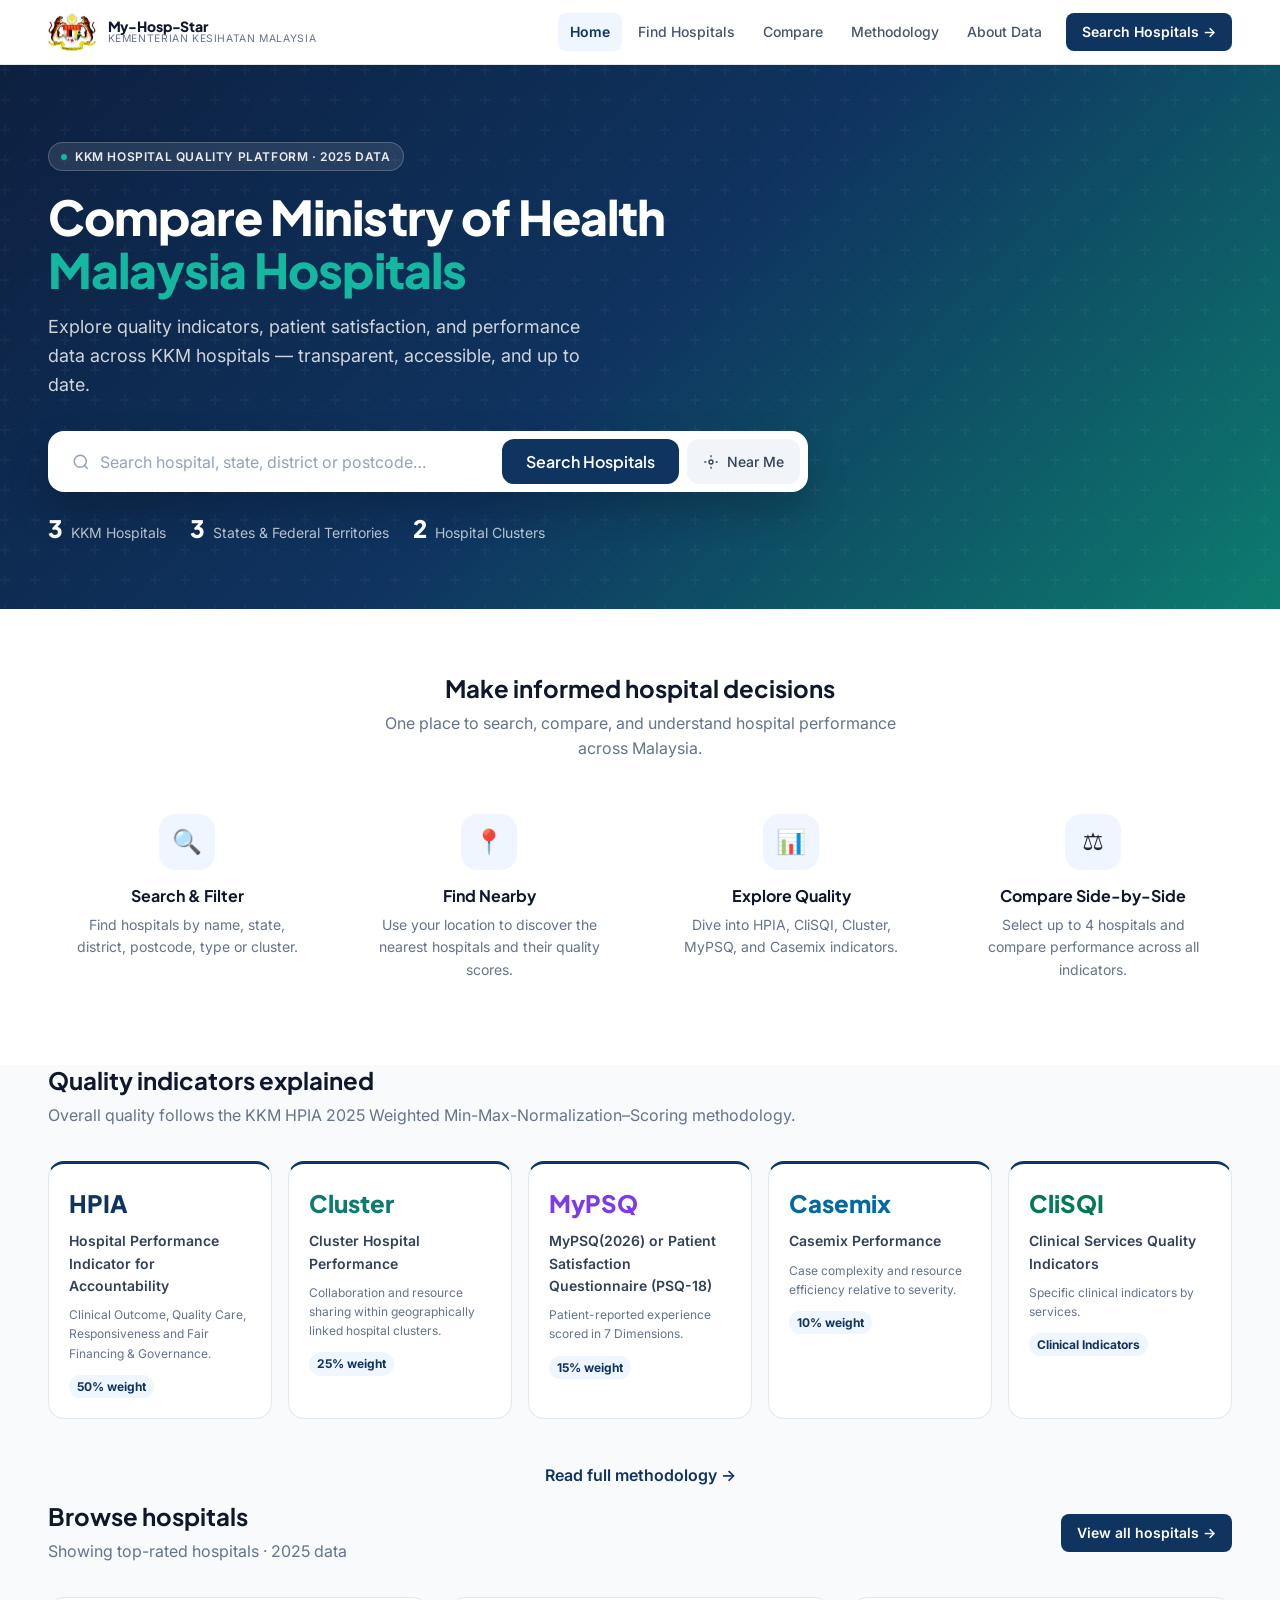
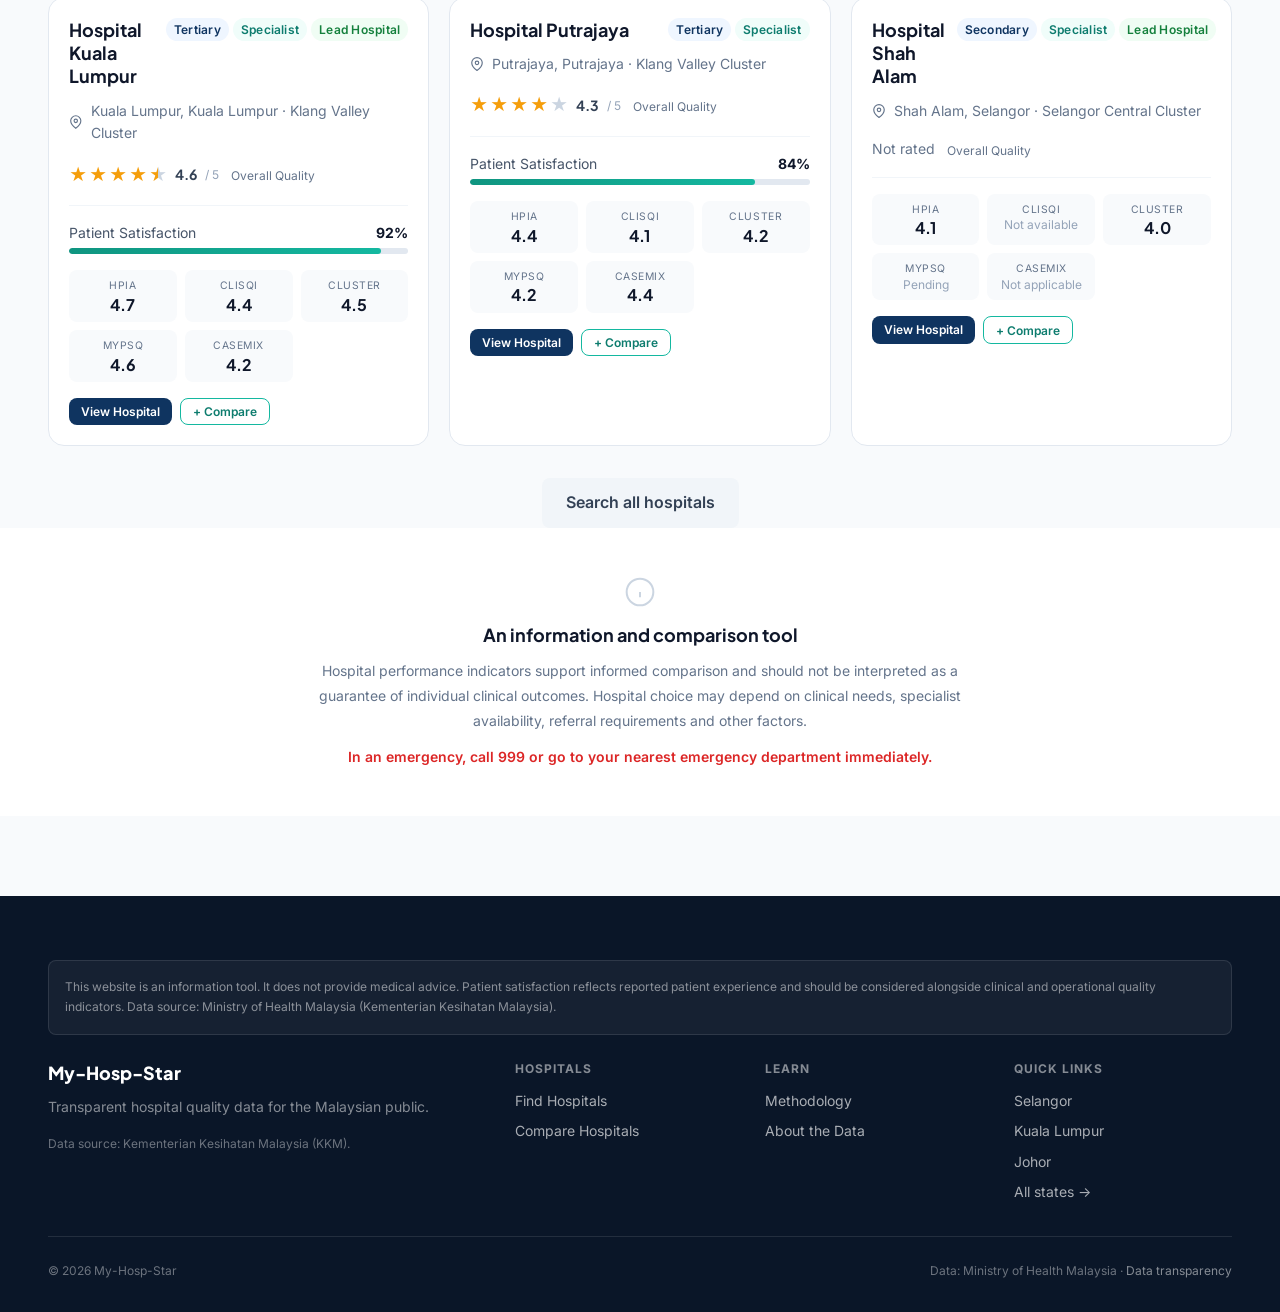
<file: index.html>
<!DOCTYPE html>
<html lang="en-MY">
<head>
  <meta charset="UTF-8" />
  <meta name="viewport" content="width=device-width, initial-scale=1.0" />
  <title>My-Hosp-Star — KKM Hospital Quality & Patient Experience</title>
  <meta name="description" content="Compare quality, patient satisfaction and performance indicators across KKM government hospitals in Malaysia." />
  <meta property="og:title" content="Hospital Compare Malaysia" />
  <meta property="og:description" content="Explore hospital quality, patient experience and performance across KKM hospitals." />
  <meta property="og:type" content="website" />
  <link rel="preconnect" href="https://fonts.googleapis.com" />
  <link rel="preconnect" href="https://fonts.gstatic.com" crossorigin />
  <link rel="stylesheet" href="assets/css/main.css" />
  <style>
    /* Homepage extras */
    .how-it-works { padding: var(--space-16) 0; background: var(--white); }
    .steps-grid {
      display: grid; grid-template-columns: repeat(auto-fit, minmax(200px, 1fr));
      gap: var(--space-6); margin-top: var(--space-8);
    }
    .step-card { text-align: center; padding: var(--space-5); }
    .step-icon {
      width: 56px; height: 56px; background: var(--blue-50);
      border-radius: var(--radius-xl); display: flex; align-items: center;
      justify-content: center; margin: 0 auto var(--space-4); font-size: 1.5rem;
    }
    .step-title { font-family: var(--font-display); font-weight: 700; font-size: var(--text-base); margin-bottom: var(--space-2); }
    .step-desc  { font-size: var(--text-sm); color: var(--grey-500); line-height: 1.6; }

    .indicators-section { padding: var(--space-14) 0; }
    .indicators-grid {
      display: grid; grid-template-columns: repeat(auto-fit, minmax(190px, 1fr));
      gap: var(--space-4); margin-top: var(--space-8);
    }
    .indicator-card {
      background: var(--white); border: 1px solid var(--grey-200);
      border-radius: var(--radius-xl); padding: var(--space-5);
      border-top: 3px solid var(--color-primary);
      transition: box-shadow var(--transition-fast);
    }
    .indicator-card:hover { box-shadow: var(--shadow-md); }
    .indicator-card-abbr { font-family: var(--font-display); font-weight: 800; font-size: var(--text-2xl); color: var(--color-primary); margin-bottom: var(--space-2); }
    .indicator-card-full { font-size: var(--text-sm); font-weight: 600; color: var(--grey-700); margin-bottom: var(--space-2); }
    .indicator-card-desc { font-size: var(--text-xs); color: var(--grey-500); line-height: 1.6; }
    .indicator-card-weight {
      margin-top: var(--space-3); display: inline-block;
      padding: 2px 8px; border-radius: 100px;
      background: var(--blue-50); color: var(--blue-700);
      font-size: var(--text-xs); font-weight: 700;
    }
    .hospitals-preview { padding: var(--space-14) 0; background: var(--grey-50); }
    .preview-header {
      display: flex; justify-content: space-between; align-items: center;
      margin-bottom: var(--space-8); flex-wrap: wrap; gap: var(--space-4);
    }
    .preview-grid {
      display: grid; grid-template-columns: repeat(auto-fill, minmax(320px, 1fr));
      gap: var(--space-5);
    }
  </style>
</head>
<body>

  <!-- HEADER -->
  <header class="site-header" role="banner">
    <div class="container header-inner">
      <a href="index.html" class="site-logo" aria-label="Hospital Compare Malaysia — Home">
        <div class="logo-icon" aria-hidden="true">
          <svg width="20" height="20" viewBox="0 0 24 24" fill="none" stroke="white" stroke-width="2.5">
            <path d="M3 9l9-7 9 7v11a2 2 0 01-2 2H5a2 2 0 01-2-2z"/>
            <polyline points="9 22 9 12 15 12 15 22"/>
          </svg>
        </div>
        <div class="logo-text">
          <span class="logo-title">My-Hosp-Star</span>
          <span class="logo-sub">Kementerian Kesihatan Malaysia</span>
        </div>
      </a>
      <nav class="site-nav" aria-label="Main navigation">
        <a href="index.html" class="nav-link active" aria-current="page">Home</a>
        <a href="pages/hospitals.html" class="nav-link">Find Hospitals</a>
        <a href="pages/compare.html" class="nav-link">Compare</a>
        <a href="pages/methodology.html" class="nav-link">Methodology</a>
        <a href="pages/about-data.html" class="nav-link">About Data</a>
        <a href="pages/hospitals.html" class="nav-btn">Search Hospitals →</a>
      </nav>
      <button class="mobile-menu-btn" aria-label="Open navigation menu" aria-expanded="false">
        <svg width="22" height="22" viewBox="0 0 24 24" fill="none" stroke="currentColor" stroke-width="2">
          <line x1="3" y1="6" x2="21" y2="6"/><line x1="3" y1="12" x2="21" y2="12"/><line x1="3" y1="18" x2="21" y2="18"/>
        </svg>
      </button>
    </div>
  </header>

  <main id="main-content">

    <!-- HERO -->
    <section class="hero" aria-labelledby="hero-title">
      <div class="container">
        <div class="hero-content">
          <div class="hero-eyebrow" aria-hidden="true">
            <span class="hero-eyebrow-dot"></span>
            KKM Hospital Quality Platform · 2025 Data
          </div>
          <h1 class="hero-title" id="hero-title">
            Compare Ministry of Health<br>
            <span class="accent">Malaysia Hospitals</span>
          </h1>
          <p class="hero-subtitle">
            Explore quality indicators, patient satisfaction, and performance data
            across KKM hospitals — transparent, accessible, and up to date.
          </p>

          <!-- Search -->
          <div class="hero-search" role="search">
            <div class="search-input-wrap" style="position:relative;flex:1;min-width:200px">
              <svg class="search-icon" width="18" height="18" viewBox="0 0 24 24" fill="none" stroke="currentColor" stroke-width="2" aria-hidden="true">
                <circle cx="11" cy="11" r="8"/><path d="m21 21-4.35-4.35"/>
              </svg>
              <input type="search" id="hero-search-input"
                     placeholder="Search hospital, state, district or postcode…"
                     autocomplete="off" aria-label="Search for a hospital"
                     aria-autocomplete="list" aria-controls="hero-autocomplete" />
              <div class="autocomplete-dropdown" id="hero-autocomplete" role="listbox" aria-label="Hospital suggestions"></div>
            </div>
            <button class="hero-search-btn" id="hero-search-btn" type="button">Search Hospitals</button>
            <button class="location-btn" id="use-location-btn" type="button" aria-label="Use my current location">
              <svg width="16" height="16" viewBox="0 0 24 24" fill="none" stroke="currentColor" stroke-width="2">
                <circle cx="12" cy="12" r="3"/><path d="M12 2v3M12 19v3M2 12h3M19 12h3"/>
              </svg>
              Near Me
            </button>
          </div>

          <!-- Stats — updated dynamically -->
          <div class="hero-stats" id="hero-stats" aria-label="Dataset summary">
            <div class="hero-stat">
              <span class="hero-stat-num" id="stat-hospitals">
                <span class="skeleton" style="width:60px;height:28px;display:inline-block;border-radius:6px;vertical-align:middle"></span>
              </span>
              <span class="hero-stat-label">KKM Hospitals</span>
            </div>
            <div class="hero-stat">
              <span class="hero-stat-num" id="stat-states">
                <span class="skeleton" style="width:40px;height:28px;display:inline-block;border-radius:6px;vertical-align:middle"></span>
              </span>
              <span class="hero-stat-label">States & Federal Territories</span>
            </div>
            <div class="hero-stat">
              <span class="hero-stat-num" id="stat-clusters">
                <span class="skeleton" style="width:40px;height:28px;display:inline-block;border-radius:6px;vertical-align:middle"></span>
              </span>
              <span class="hero-stat-label">Hospital Clusters</span>
            </div>
          </div>
        </div>
      </div>
    </section>

    <!-- HOW IT WORKS -->
    <section class="how-it-works" aria-labelledby="how-title">
      <div class="container">
        <div style="text-align:center;max-width:560px;margin:0 auto var(--space-4)">
          <h2 class="section-title" id="how-title">Make informed hospital decisions</h2>
          <p class="section-sub">One place to search, compare, and understand hospital performance across Malaysia.</p>
        </div>
        <div class="steps-grid">
          <div class="step-card">
            <div class="step-icon" aria-hidden="true">🔍</div>
            <h3 class="step-title">Search & Filter</h3>
            <p class="step-desc">Find hospitals by name, state, district, postcode, type or cluster.</p>
          </div>
          <div class="step-card">
            <div class="step-icon" aria-hidden="true">📍</div>
            <h3 class="step-title">Find Nearby</h3>
            <p class="step-desc">Use your location to discover the nearest hospitals and their quality scores.</p>
          </div>
          <div class="step-card">
            <div class="step-icon" aria-hidden="true">📊</div>
            <h3 class="step-title">Explore Quality</h3>
            <p class="step-desc">Dive into HPIA, CliSQI, Cluster, MyPSQ, and Casemix indicators.</p>
          </div>
          <div class="step-card">
            <div class="step-icon" aria-hidden="true">⚖️</div>
            <h3 class="step-title">Compare Side-by-Side</h3>
            <p class="step-desc">Select up to 4 hospitals and compare performance across all indicators.</p>
          </div>
        </div>
      </div>
    </section>

    <!-- INDICATORS -->
    <section class="indicators-section" aria-labelledby="indicators-title">
      <div class="container">
        <h2 class="section-title" id="indicators-title">Quality indicators explained</h2>
        <p class="section-sub">Overall quality follows the KKM HPIA 2025 Weighted Min-Max-Normalization–Scoring methodology.</p>
        <div class="indicators-grid">
          <div class="indicator-card">
            <div class="indicator-card-abbr">HPIA</div>
            <div class="indicator-card-full">Hospital Performance Indicator for Accountability</div>
            <div class="indicator-card-desc">Clinical Outcome, Quality Care, Responsiveness and Fair Financing & Governance.</div>
            <span class="indicator-card-weight">50% weight</span>
          </div>
          <div class="indicator-card">
            <div class="indicator-card-abbr" style="color:var(--teal-600)">Cluster</div>
            <div class="indicator-card-full">Cluster Hospital Performance</div>
            <div class="indicator-card-desc">Collaboration and resource sharing within geographically linked hospital clusters.</div>
            <span class="indicator-card-weight">25% weight</span>
          </div>
          <div class="indicator-card">
            <div class="indicator-card-abbr" style="color:#7c3aed">MyPSQ</div>
            <div class="indicator-card-full">MyPSQ(2026) or Patient Satisfaction Questionnaire (PSQ-18)</div>
            <div class="indicator-card-desc">Patient-reported experience scored in 7 Dimensions.</div>
            <span class="indicator-card-weight">15% weight</span>
          </div>
          <div class="indicator-card">
            <div class="indicator-card-abbr" style="color:#0369a1">Casemix</div>
            <div class="indicator-card-full">Casemix Performance</div>
            <div class="indicator-card-desc">Case complexity and resource efficiency relative to severity.</div>
            <span class="indicator-card-weight">10% weight</span>
          </div>
          <div class="indicator-card">
            <div class="indicator-card-abbr" style="color:#047857">CliSQI</div>
            <div class="indicator-card-full">Clinical Services Quality Indicators</div>
            <div class="indicator-card-desc">Specific clinical indicators by services.</div>
            <span class="indicator-card-weight">Clinical Indicators</span>
          </div>
        </div>
        <div style="text-align:center;margin-top:var(--space-8)">
          <a href="pages/methodology.html" class="btn btn-outline btn-lg">Read full methodology →</a>
        </div>
      </div>
    </section>

    <!-- FEATURED PREVIEW -->
    <section class="hospitals-preview" aria-labelledby="preview-title">
      <div class="container">
        <div class="preview-header">
          <div>
            <h2 class="section-title" id="preview-title">Browse hospitals</h2>
            <p class="section-sub" id="preview-sub" style="margin-bottom:0">Loading from dataset…</p>
          </div>
          <a href="pages/hospitals.html" class="btn btn-primary">View all hospitals →</a>
        </div>
        <div class="preview-grid" id="preview-grid" aria-live="polite" aria-busy="true">
          <!-- skeleton -->
          <div class="skeleton-card"><div class="skeleton skeleton-title"></div><div class="skeleton skeleton-line" style="width:50%"></div><div class="skeleton skeleton-line"></div></div>
          <div class="skeleton-card"><div class="skeleton skeleton-title"></div><div class="skeleton skeleton-line" style="width:60%"></div><div class="skeleton skeleton-line"></div></div>
          <div class="skeleton-card"><div class="skeleton skeleton-title"></div><div class="skeleton skeleton-line" style="width:55%"></div><div class="skeleton skeleton-line"></div></div>
        </div>
        <div style="text-align:center;margin-top:var(--space-8)">
          <a href="pages/hospitals.html" class="btn btn-secondary btn-lg">Search all hospitals</a>
        </div>
      </div>
    </section>

    <!-- DISCLAIMER -->
    <section style="background:var(--white);padding:var(--space-12) 0">
      <div class="container" style="max-width:760px;text-align:center">
        <svg width="32" height="32" viewBox="0 0 24 24" fill="none" stroke="var(--grey-300)" stroke-width="1.5" style="margin:0 auto var(--space-4)" aria-hidden="true">
          <circle cx="12" cy="12" r="10"/><path d="M12 16v-4M12 8h.01"/>
        </svg>
        <h2 style="font-size:var(--text-lg);margin-bottom:var(--space-3)">An information and comparison tool</h2>
        <p style="font-size:var(--text-sm);color:var(--grey-500);line-height:1.8;margin-bottom:var(--space-3)">
          Hospital performance indicators support informed comparison and should not be interpreted as a guarantee
          of individual clinical outcomes. Hospital choice may depend on clinical needs, specialist availability,
          referral requirements and other factors.
        </p>
        <p style="font-size:var(--text-sm);color:var(--color-danger);font-weight:600">
          In an emergency, call 999 or go to your nearest emergency department immediately.
        </p>
      </div>
    </section>

  </main>

  <!-- Compare tray -->
  <div class="compare-tray" id="compare-tray" role="region" aria-label="Hospital comparison" aria-live="polite"></div>

  <!-- FOOTER -->
  <footer class="site-footer" role="contentinfo">
    <div class="container">
      <div class="footer-disclaimer">
        This website is an information tool. It does not provide medical advice.
        Patient satisfaction reflects reported patient experience and should be considered alongside clinical and operational quality indicators.
        Data source: Ministry of Health Malaysia (Kementerian Kesihatan Malaysia).
      </div>
      <div class="footer-grid">
        <div>
          <div class="footer-brand">
            <div class="footer-logo-text">My-Hosp-Star</div>
            <div class="footer-tagline">Transparent hospital quality data for the Malaysian public.</div>
          </div>
          <p style="font-size:var(--text-xs);color:rgba(255,255,255,0.4);line-height:1.7">
            Data source: Kementerian Kesihatan Malaysia (KKM).
          </p>
        </div>
        <div>
          <div class="footer-col-title">Hospitals</div>
          <div class="footer-links">
            <a href="pages/hospitals.html">Find Hospitals</a>
            <a href="pages/compare.html">Compare Hospitals</a>
          </div>
        </div>
        <div>
          <div class="footer-col-title">Learn</div>
          <div class="footer-links">
            <a href="pages/methodology.html">Methodology</a>
            <a href="pages/about-data.html">About the Data</a>
          </div>
        </div>
        <div>
          <div class="footer-col-title">Quick Links</div>
          <div class="footer-links" id="footer-state-links">
            <a href="pages/hospitals.html?state=Selangor">Selangor</a>
            <a href="pages/hospitals.html?state=W.P.+Kuala+Lumpur">Kuala Lumpur</a>
            <a href="pages/hospitals.html?state=Johor">Johor</a>
            <a href="pages/hospitals.html">All states →</a>
          </div>
        </div>
      </div>
      <div class="footer-bottom">
        <span>© <span id="footer-year"></span> My-Hosp-Star</span>
        <span>Data: Ministry of Health Malaysia · <a href="pages/about-data.html" style="color:rgba(255,255,255,0.5)">Data transparency</a></span>
      </div>
    </div>
  </footer>

  <script src="assets/js/sheets.js"></script>
  <script src="assets/js/config.js"></script>
  <script src="assets/js/app.js"></script>
  <script>
  (function initHomepage() {
    document.getElementById('footer-year').textContent = new Date().getFullYear();

    // ── 1. Wire up search immediately (before data loads) ──────────────
    const input     = document.getElementById('hero-search-input');
    const dropdown  = document.getElementById('hero-autocomplete');
    const searchBtn = document.getElementById('hero-search-btn');
    const locationBtn = document.getElementById('use-location-btn');

    function goToSearch() {
      const q = input.value.trim();
      window.location.href = 'pages/hospitals.html' + (q ? '?q=' + encodeURIComponent(q) : '');
    }

    searchBtn.addEventListener('click', goToSearch);

    input.addEventListener('keydown', function(e) {
      if (e.key === 'Enter') goToSearch();
      if (e.key === 'Escape') dropdown.classList.remove('open');
    });

    input.addEventListener('input', function() {
      const q = input.value.trim();
      if (q.length < 2 || !DataStore.loaded) { dropdown.classList.remove('open'); return; }
      const results = Utils.searchHospitals(DataStore.getAll(), q).slice(0, 8);
      if (!results.length) { dropdown.classList.remove('open'); return; }
      dropdown.innerHTML = results.map(h => `
        <div class="autocomplete-item" tabindex="0"
             onclick="window.location.href='pages/hospital.html?id=${h.hospital_id}'"
             onkeydown="if(event.key==='Enter')window.location.href='pages/hospital.html?id=${h.hospital_id}'">
          <svg class="autocomplete-item-icon" width="14" height="14" viewBox="0 0 24 24" fill="none" stroke="currentColor" stroke-width="2" aria-hidden="true">
            <path d="M21 10c0 7-9 13-9 13s-9-6-9-13a9 9 0 0 1 18 0z"/><circle cx="12" cy="10" r="3"/>
          </svg>
          <div>
            <div class="autocomplete-item-name">${h.hospital_name}</div>
            <div class="autocomplete-item-sub">${[h.district, h.state].filter(Boolean).join(', ')}</div>
          </div>
        </div>`).join('');
      dropdown.classList.add('open');
    });

    document.addEventListener('click', function(e) {
      if (!e.target.closest('.hero-search')) dropdown.classList.remove('open');
    });

    locationBtn.addEventListener('click', async function() {
      locationBtn.innerHTML = `<svg width="16" height="16" viewBox="0 0 24 24" fill="none" stroke="currentColor" stroke-width="2" style="animation:spin 1s linear infinite"><path d="M12 2v4M12 18v4M4.93 4.93l2.83 2.83M16.24 16.24l2.83 2.83M2 12h4M18 12h4M4.93 19.07l2.83-2.83M16.24 7.76l2.83-2.83"/></svg><style>@keyframes spin{to{transform:rotate(360deg)}}</style> Finding…`;
      locationBtn.disabled = true;
      try {
        const pos = await new Promise((res, rej) =>
          navigator.geolocation.getCurrentPosition(res, rej, { timeout: 10000 }));
        window.location.href = `pages/hospitals.html?lat=${pos.coords.latitude}&lng=${pos.coords.longitude}&sort=closest`;
      } catch {
        alert('Could not get your location. Please check browser permissions.');
        locationBtn.innerHTML = `<svg width="16" height="16" viewBox="0 0 24 24" fill="none" stroke="currentColor" stroke-width="2"><circle cx="12" cy="12" r="3"/><path d="M12 2v3M12 19v3M2 12h3M19 12h3"/></svg> Near Me`;
        locationBtn.disabled = false;
      }
    });

    // ── 2. Load data and update stats + preview ──────────────────────────
    DataStore.load().then(function() {
      const stats = DataStore.getStats();

      // Update stat counters
      document.getElementById('stat-hospitals').textContent = stats.total;
      document.getElementById('stat-states').textContent    = stats.states;
      document.getElementById('stat-clusters').textContent  = stats.clusters;

      // Reporting year
      const year = DataStore.meta.reporting_year;
      document.getElementById('preview-sub').textContent =
        'Showing top-rated hospitals' + (year ? ' · ' + year + ' data' : '');

      // Featured hospitals grid (top 6 by overall score)
      const preview = Utils.sortHospitals(DataStore.getAll(), 'rating_desc').slice(0, 6);
      const grid    = document.getElementById('preview-grid');
      grid.setAttribute('aria-busy', 'false');
      grid.innerHTML = preview.length
        ? preview.map(h => HospitalCard.render(h, { showDistance: false })).join('')
        : '<p style="color:var(--grey-400);padding:var(--space-8)">No hospitals loaded yet.</p>';

    }).catch(function(err) {
      console.error('Data load failed:', err);
      // Stats show dashes
      document.getElementById('stat-hospitals').textContent = '—';
      document.getElementById('stat-states').textContent    = '—';
      document.getElementById('stat-clusters').textContent  = '—';
      document.getElementById('preview-sub').textContent    = 'Could not load data';
      document.getElementById('preview-grid').innerHTML = `
        <div class="empty-state" style="grid-column:1/-1">
          <div class="empty-state-icon">⚠️</div>
          <h3>Could not load hospital data</h3>
          <p style="font-size:var(--text-sm);color:var(--grey-500)">
            Check that your Google Sheet ID is correct in <code>assets/js/config.js</code>
            and the sheet is shared as "Anyone with the link → Viewer".
          </p>
        </div>`;
      // Buttons still work for navigation even without data
    });
  })();
  </script>
</body>
</html>
</file>
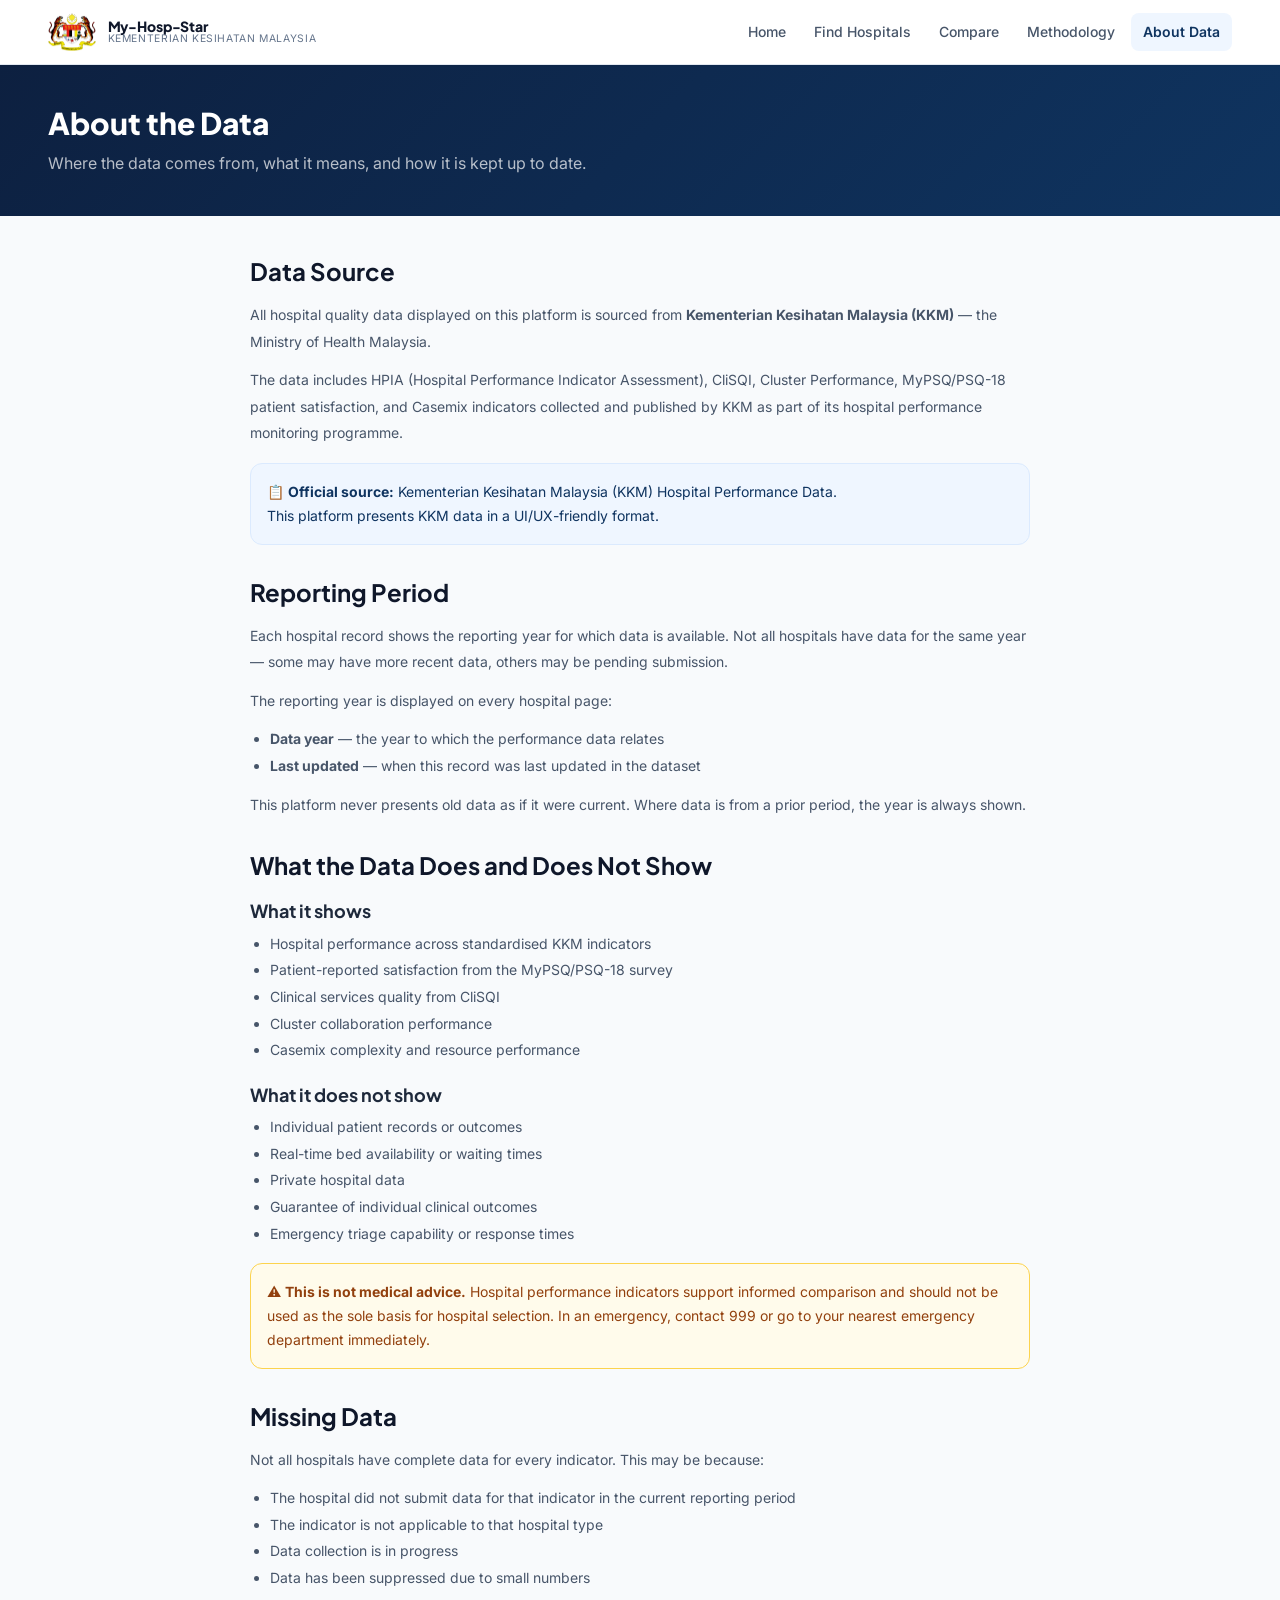
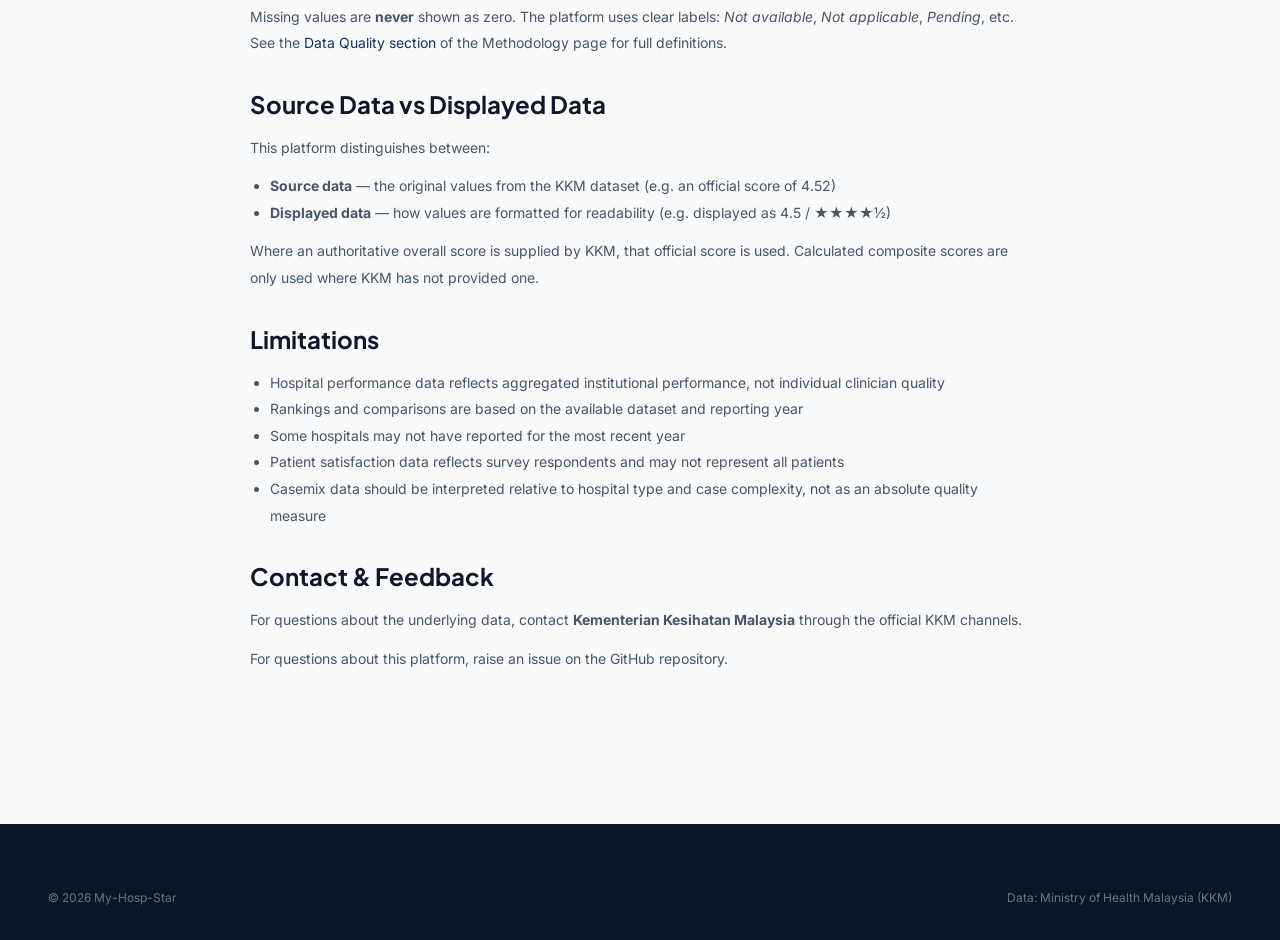
<file: pages/about-data.html>
<!DOCTYPE html>
<html lang="en-MY">
<head>
  <meta charset="UTF-8" />
  <meta name="viewport" content="width=device-width, initial-scale=1.0" />
  <title>About the Data — My-Hosp-Star</title>
  <link rel="preconnect" href="https://fonts.googleapis.com" />
  <link rel="preconnect" href="https://fonts.gstatic.com" crossorigin />
  <link rel="stylesheet" href="../assets/css/main.css" />
  <style>
    .about-hero { background:linear-gradient(135deg,var(--blue-800),var(--blue-700));padding:var(--space-10) 0;color:white; }
    .about-hero h1 { font-family:var(--font-display);font-weight:800;font-size:var(--text-3xl);color:white;margin-bottom:var(--space-2); }
    .about-hero p { color:rgba(255,255,255,.7); }
    .about-body { padding:var(--space-10) 0;max-width:780px;margin:0 auto; }
    .about-section { margin-bottom:var(--space-8); }
    .about-section h2 { font-family:var(--font-display);font-weight:700;font-size:var(--text-2xl);color:var(--grey-900);margin-bottom:var(--space-4); }
    .about-section h3 { font-family:var(--font-display);font-weight:700;font-size:var(--text-lg);color:var(--grey-800);margin:var(--space-5) 0 var(--space-2); }
    .about-section p { font-size:var(--text-sm);color:var(--grey-600);line-height:1.9;margin-bottom:var(--space-3); }
    .about-section ul { list-style:disc;margin-left:var(--space-5);margin-bottom:var(--space-3); }
    .about-section ul li { font-size:var(--text-sm);color:var(--grey-600);line-height:1.9; }
    .update-steps { counter-reset:steps; }
    .update-step { display:flex;gap:var(--space-4);margin-bottom:var(--space-4);align-items:flex-start; }
    .update-step::before { counter-increment:steps;content:counter(steps);display:flex;align-items:center;justify-content:center;width:32px;height:32px;border-radius:50%;background:var(--color-primary);color:white;font-weight:700;font-size:var(--text-sm);flex-shrink:0; }
    .update-step-content { flex:1; }
    .update-step-title { font-weight:700;color:var(--grey-900);margin-bottom:4px;font-size:var(--text-sm); }
    .update-step-desc { font-size:var(--text-sm);color:var(--grey-600);line-height:1.7; }
    .info-box { background:var(--blue-50);border:1px solid var(--blue-100);border-radius:var(--radius-lg);padding:var(--space-4);margin:var(--space-4) 0;font-size:var(--text-sm);color:var(--blue-700);line-height:1.7; }
    .warning-box { background:var(--color-warning-bg);border:1px solid #fcd34d;border-radius:var(--radius-lg);padding:var(--space-4);margin:var(--space-4) 0;font-size:var(--text-sm);color:#92400e;line-height:1.7; }
  </style>
</head>
<body>
  <header class="site-header" role="banner">
    <div class="container header-inner">
      <a href="../index.html" class="site-logo">
        <div class="logo-icon"><svg width="20" height="20" viewBox="0 0 24 24" fill="none" stroke="white" stroke-width="2.5"><path d="M3 9l9-7 9 7v11a2 2 0 01-2 2H5a2 2 0 01-2-2z"/><polyline points="9 22 9 12 15 12 15 22"/></svg></div>
        <div class="logo-text"><span class="logo-title">My-Hosp-Star</span><span class="logo-sub">Kementerian Kesihatan Malaysia</span></div>
      </a>
      <nav class="site-nav">
        <a href="../index.html" class="nav-link">Home</a>
        <a href="hospitals.html" class="nav-link">Find Hospitals</a>
        <a href="compare.html" class="nav-link">Compare</a>
        <a href="methodology.html" class="nav-link">Methodology</a>
        <a href="about-data.html" class="nav-link active">About Data</a>
      </nav>
      <button class="mobile-menu-btn" aria-label="Open navigation"><svg width="22" height="22" viewBox="0 0 24 24" fill="none" stroke="currentColor" stroke-width="2"><line x1="3" y1="6" x2="21" y2="6"/><line x1="3" y1="12" x2="21" y2="12"/><line x1="3" y1="18" x2="21" y2="18"/></svg></button>
    </div>
  </header>

  <section class="about-hero">
    <div class="container">
      <h1>About the Data</h1>
      <p>Where the data comes from, what it means, and how it is kept up to date.</p>
    </div>
  </section>

  <main id="main-content">
    <div class="container">
      <div class="about-body">

        <section class="about-section">
          <h2>Data Source</h2>
          <p>All hospital quality data displayed on this platform is sourced from <strong>Kementerian Kesihatan Malaysia (KKM)</strong> — the Ministry of Health Malaysia.</p>
          <p>The data includes HPIA (Hospital Performance Indicator Assessment), CliSQI, Cluster Performance, MyPSQ/PSQ-18 patient satisfaction, and Casemix indicators collected and published by KKM as part of its hospital performance monitoring programme.</p>
          <div class="info-box">
            📋 <strong>Official source:</strong> Kementerian Kesihatan Malaysia (KKM) Hospital Performance Data.<br>
            This platform presents KKM data in a UI/UX-friendly format.
          </div>
        </section>

        <section class="about-section">
          <h2>Reporting Period</h2>
          <p>Each hospital record shows the reporting year for which data is available. Not all hospitals have data for the same year — some may have more recent data, others may be pending submission.</p>
          <p>The reporting year is displayed on every hospital page:</p>
          <ul>
            <li><strong>Data year</strong> — the year to which the performance data relates</li>
            <li><strong>Last updated</strong> — when this record was last updated in the dataset</li>
          </ul>
          <p>This platform never presents old data as if it were current. Where data is from a prior period, the year is always shown.</p>
        </section>

        <section class="about-section">
          <h2>What the Data Does and Does Not Show</h2>
          <h3>What it shows</h3>
          <ul>
            <li>Hospital performance across standardised KKM indicators</li>
            <li>Patient-reported satisfaction from the MyPSQ/PSQ-18 survey</li>
            <li>Clinical services quality from CliSQI</li>
            <li>Cluster collaboration performance</li>
            <li>Casemix complexity and resource performance</li>
          </ul>
          <h3>What it does not show</h3>
          <ul>
            <li>Individual patient records or outcomes</li>
            <li>Real-time bed availability or waiting times</li>
            <li>Private hospital data</li>
            <li>Guarantee of individual clinical outcomes</li>
            <li>Emergency triage capability or response times</li>
          </ul>
          <div class="warning-box">
            ⚠️ <strong>This is not medical advice.</strong> Hospital performance indicators support informed comparison and should not be used as the sole basis for hospital selection. In an emergency, contact 999 or go to your nearest emergency department immediately.
          </div>
        </section>

        <section class="about-section">
          <h2>Missing Data</h2>
          <p>Not all hospitals have complete data for every indicator. This may be because:</p>
          <ul>
            <li>The hospital did not submit data for that indicator in the current reporting period</li>
            <li>The indicator is not applicable to that hospital type</li>
            <li>Data collection is in progress</li>
            <li>Data has been suppressed due to small numbers</li>
          </ul>
          <p>Missing values are <strong>never</strong> shown as zero. The platform uses clear labels: <em>Not available</em>, <em>Not applicable</em>, <em>Pending</em>, etc. See the <a href="methodology.html#data-quality">Data Quality section</a> of the Methodology page for full definitions.</p>
        </section>

        <section class="about-section">
          <h2>Source Data vs Displayed Data</h2>
          <p>This platform distinguishes between:</p>
          <ul>
            <li><strong>Source data</strong> — the original values from the KKM dataset (e.g. an official score of 4.52)</li>
            <li><strong>Displayed data</strong> — how values are formatted for readability (e.g. displayed as 4.5 / ★★★★½)</li>
          </ul>
          <p>Where an authoritative overall score is supplied by KKM, that official score is used. Calculated composite scores are only used where KKM has not provided one.</p>
        </section>

        <section class="about-section">
          <h2>Limitations</h2>
          <ul>
            <li>Hospital performance data reflects aggregated institutional performance, not individual clinician quality</li>
            <li>Rankings and comparisons are based on the available dataset and reporting year</li>
            <li>Some hospitals may not have reported for the most recent year</li>
            <li>Patient satisfaction data reflects survey respondents and may not represent all patients</li>
            <li>Casemix data should be interpreted relative to hospital type and case complexity, not as an absolute quality measure</li>
          </ul>
        </section>

        <section class="about-section">
          <h2>Contact & Feedback</h2>
          <p>For questions about the underlying data, contact <strong>Kementerian Kesihatan Malaysia</strong> through the official KKM channels.</p>
          <p>For questions about this platform, raise an issue on the GitHub repository.</p>
        </section>

      </div>
    </div>
  </main>

  <footer class="site-footer">
    <div class="container">
      <div class="footer-bottom" style="border-top:none;padding-top:0">
        <span>© <script>document.write(new Date().getFullYear())</script> My-Hosp-Star</span>
        <span>Data: Ministry of Health Malaysia (KKM)</span>
      </div>
    </div>
  </footer>
  <script src="../assets/js/sheets.js"></script>
  <script src="../assets/js/config.js"></script>
  <script src="../assets/js/app.js"></script>
</body>
</html>
</file>
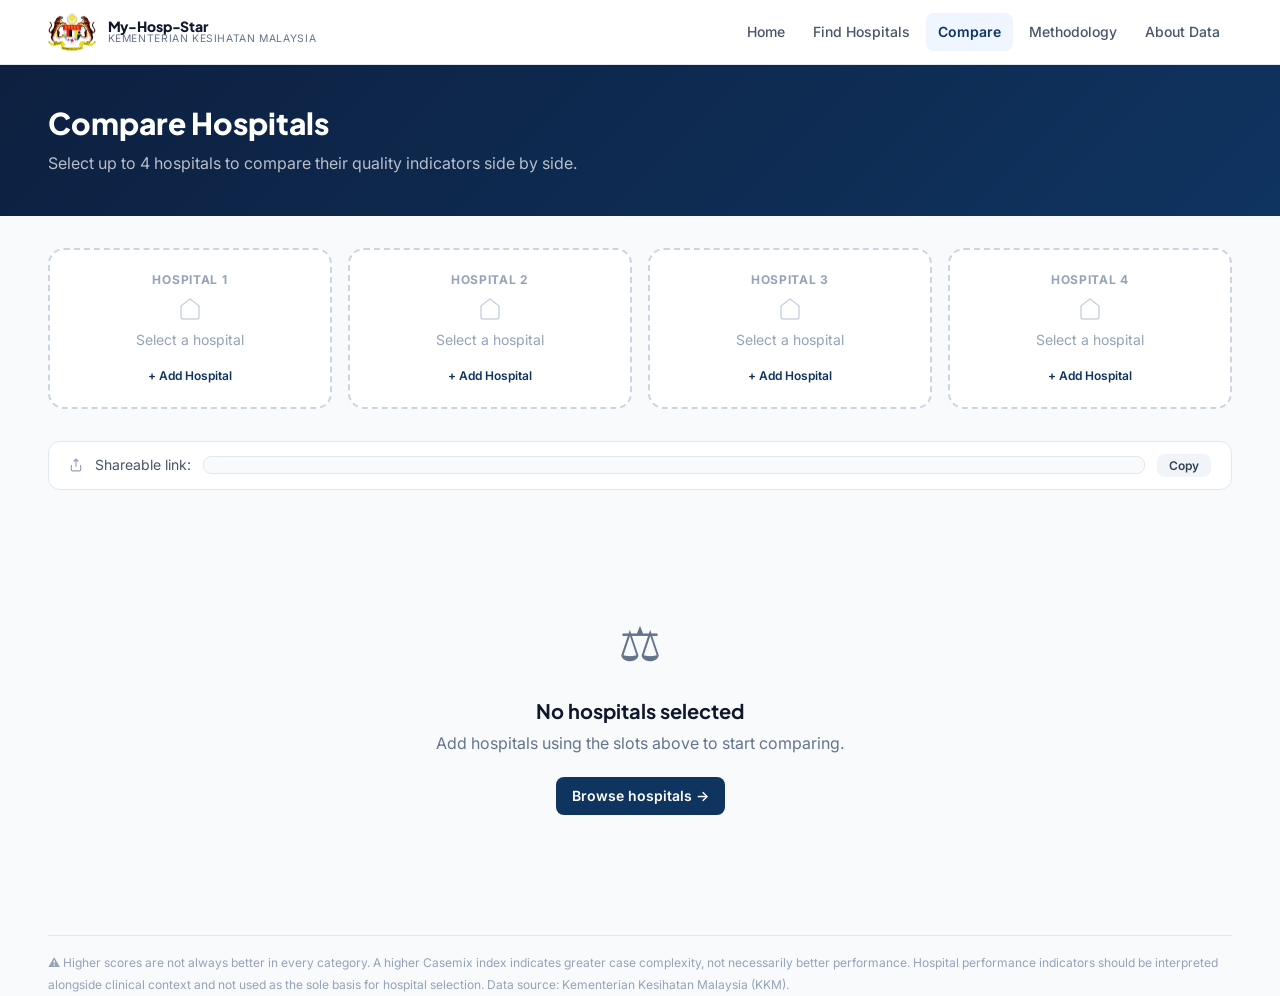
<file: pages/compare.html>
<!DOCTYPE html>
<html lang="en-MY">
<head>
  <meta charset="UTF-8" />
  <meta name="viewport" content="width=device-width, initial-scale=1.0" />
  <title>Compare Hospitals — My-Hosp-Star</title>
  <meta name="description" content="Compare KKM hospitals side-by-side across quality indicators, patient satisfaction and performance scores." />

  <link rel="preconnect" href="https://fonts.googleapis.com" />
  <link rel="preconnect" href="https://fonts.gstatic.com" crossorigin />
  <link rel="stylesheet" href="../assets/css/main.css" />

  <style>
    .compare-hero {
      background: linear-gradient(135deg, var(--blue-800), var(--blue-700));
      padding: var(--space-10) 0; color: white;
    }
    .compare-hero h1 {
      font-family: var(--font-display); font-weight: 800;
      font-size: var(--text-3xl); color: white; margin-bottom: var(--space-2);
    }
    .compare-hero p { color: rgba(255,255,255,0.7); font-size: var(--text-base); }

    /* Hospital selector */
    .selector-grid {
      display: grid; grid-template-columns: repeat(auto-fit, minmax(260px, 1fr));
      gap: var(--space-4); margin: var(--space-8) 0;
    }
    .selector-slot {
      background: var(--white); border: 2px dashed var(--grey-300);
      border-radius: var(--radius-xl); padding: var(--space-5);
      min-height: 120px; display: flex; flex-direction: column;
      align-items: center; justify-content: center; text-align: center;
      transition: border-color var(--transition-fast);
      position: relative;
    }
    .selector-slot.filled {
      border-style: solid; border-color: var(--color-primary);
      align-items: flex-start; text-align: left; justify-content: flex-start;
    }
    .selector-slot-num {
      font-size: var(--text-xs); font-weight: 700; text-transform: uppercase;
      letter-spacing: .06em; color: var(--grey-400); margin-bottom: var(--space-2);
    }
    .selector-slot-placeholder { color: var(--grey-400); font-size: var(--text-sm); }
    .selector-slot-add { margin-top: var(--space-3); }
    .selector-hospital-name {
      font-family: var(--font-display); font-weight: 700;
      font-size: var(--text-base); color: var(--grey-900); margin-bottom: 4px;
    }
    .selector-hospital-loc { font-size: var(--text-xs); color: var(--grey-500); margin-bottom: var(--space-3); }
    .selector-remove {
      position: absolute; top: var(--space-3); right: var(--space-3);
      background: var(--grey-100); border: none; border-radius: 50%;
      width: 26px; height: 26px; cursor: pointer; font-size: 1rem;
      display: flex; align-items: center; justify-content: center;
      color: var(--grey-500); transition: all var(--transition-fast);
    }
    .selector-remove:hover { background: var(--color-danger); color: white; }

    /* Search modal */
    .modal-overlay {
      display: none; position: fixed; inset: 0;
      background: rgba(0,0,0,0.5); z-index: 500;
      align-items: center; justify-content: center; padding: var(--space-4);
    }
    .modal-overlay.open { display: flex; }
    .modal {
      background: var(--white); border-radius: var(--radius-2xl);
      width: 100%; max-width: 560px; padding: var(--space-6);
      max-height: 80vh; display: flex; flex-direction: column;
    }
    .modal-header {
      display: flex; justify-content: space-between; align-items: center;
      margin-bottom: var(--space-4);
    }
    .modal-title { font-family: var(--font-display); font-weight: 700; font-size: var(--text-lg); }
    .modal-close { background: none; border: none; cursor: pointer; font-size: 1.5rem; color: var(--grey-400); }
    .modal-search {
      display: flex; align-items: center; gap: var(--space-2);
      border: 1.5px solid var(--grey-300); border-radius: var(--radius-lg);
      padding: 0 var(--space-4); margin-bottom: var(--space-4);
    }
    .modal-search:focus-within { border-color: var(--color-primary); }
    .modal-search input {
      flex: 1; border: none; outline: none; padding: var(--space-3) var(--space-2);
      font-size: var(--text-base); font-family: var(--font-body);
    }
    .modal-results { overflow-y: auto; flex: 1; }
    .modal-hospital-item {
      display: flex; align-items: center; gap: var(--space-3);
      padding: var(--space-3); border-radius: var(--radius-md);
      cursor: pointer; transition: background var(--transition-fast);
    }
    .modal-hospital-item:hover { background: var(--blue-50); }
    .modal-hospital-item.disabled { opacity: .5; cursor: not-allowed; }
    .modal-hospital-info { flex: 1; }
    .modal-hospital-name { font-weight: 600; font-size: var(--text-sm); color: var(--grey-900); }
    .modal-hospital-sub  { font-size: var(--text-xs); color: var(--grey-500); }

    /* Comparison table */
    .compare-section { padding: var(--space-8) 0; }
    .compare-table-wrap { overflow-x: auto; border-radius: var(--radius-xl); border: 1px solid var(--grey-200); }
    .compare-table { width: 100%; border-collapse: collapse; min-width: 600px; }

    /* Column headers (hospitals) */
    .compare-table thead th {
      padding: var(--space-4); text-align: left;
      border-bottom: 2px solid var(--grey-200);
      background: var(--grey-50); vertical-align: top;
    }
    .compare-table thead th:first-child {
      width: 200px; font-size: var(--text-xs); font-weight: 700;
      text-transform: uppercase; letter-spacing: .06em; color: var(--grey-500);
    }
    .compare-col-header { text-align: center !important; }
    .col-hospital-name {
      font-family: var(--font-display); font-weight: 700;
      font-size: var(--text-base); color: var(--grey-900); margin-bottom: 4px;
    }
    .col-hospital-state { font-size: var(--text-xs); color: var(--grey-500); }
    .col-remove-btn {
      margin-top: var(--space-2); background: none; border: none;
      font-size: var(--text-xs); color: var(--grey-400); cursor: pointer;
      text-decoration: underline;
    }
    .col-remove-btn:hover { color: var(--color-danger); }

    /* Rows */
    .compare-table tbody tr:nth-child(even) td { background: var(--grey-50); }
    .compare-table tbody tr:hover td { background: var(--blue-50); }
    .compare-table td {
      padding: var(--space-3) var(--space-4);
      border-bottom: 1px solid var(--grey-100);
      font-size: var(--text-sm); vertical-align: middle;
    }
    .compare-table td:first-child {
      font-weight: 600; color: var(--grey-700); font-size: var(--text-sm);
      white-space: nowrap;
    }
    .compare-table td:not(:first-child) { text-align: center; }

    /* Section header rows */
    .compare-section-row td {
      background: var(--blue-50) !important;
      font-family: var(--font-display); font-weight: 700;
      font-size: var(--text-xs); text-transform: uppercase;
      letter-spacing: .06em; color: var(--blue-700);
      padding: var(--space-2) var(--space-4);
    }

    /* Best value highlight */
    .best-value {
      background: #dcfce7 !important;
      font-weight: 700; border-radius: var(--radius-md);
      position: relative;
    }
    .best-badge {
      display: inline-block; font-size: .6rem; background: #16a34a;
      color: white; border-radius: 100px; padding: 1px 5px;
      margin-left: 4px; vertical-align: middle; font-weight: 700;
    }

    /* Empty state */
    .compare-empty {
      text-align: center; padding: var(--space-16) var(--space-8);
      color: var(--grey-500);
    }
    .compare-empty-icon { font-size: 3rem; margin-bottom: var(--space-4); }

    /* Share bar */
    .share-bar {
      display: flex; align-items: center; gap: var(--space-3);
      padding: var(--space-3) var(--space-5);
      background: var(--white); border: 1px solid var(--grey-200);
      border-radius: var(--radius-lg); margin-bottom: var(--space-5);
      flex-wrap: wrap;
    }
    .share-url {
      flex: 1; font-size: var(--text-xs); color: var(--grey-500);
      font-family: monospace; background: var(--grey-50);
      padding: var(--space-2) var(--space-3); border-radius: var(--radius-md);
      border: 1px solid var(--grey-200); overflow: hidden; text-overflow: ellipsis; white-space: nowrap;
    }

    @media (max-width: 768px) {
      .selector-grid { grid-template-columns: 1fr 1fr; }
    }
    @media (max-width: 480px) {
      .selector-grid { grid-template-columns: 1fr; }
    }
  </style>
</head>
<body>

  <!-- HEADER -->
  <header class="site-header" role="banner">
    <div class="container header-inner">
      <a href="../index.html" class="site-logo">
        <div class="logo-icon">
          <svg width="20" height="20" viewBox="0 0 24 24" fill="none" stroke="white" stroke-width="2.5">
            <path d="M3 9l9-7 9 7v11a2 2 0 01-2 2H5a2 2 0 01-2-2z"/>
            <polyline points="9 22 9 12 15 12 15 22"/>
          </svg>
        </div>
        <div class="logo-text">
          <span class="logo-title">My-Hosp-Star</span>
          <span class="logo-sub">Kementerian Kesihatan Malaysia</span>
        </div>
      </a>
      <nav class="site-nav">
        <a href="../index.html" class="nav-link">Home</a>
        <a href="hospitals.html" class="nav-link">Find Hospitals</a>
        <a href="compare.html" class="nav-link active" aria-current="page">Compare</a>
        <a href="methodology.html" class="nav-link">Methodology</a>
        <a href="about-data.html" class="nav-link">About Data</a>
      </nav>
      <button class="mobile-menu-btn" aria-label="Open navigation">
        <svg width="22" height="22" viewBox="0 0 24 24" fill="none" stroke="currentColor" stroke-width="2">
          <line x1="3" y1="6" x2="21" y2="6"/><line x1="3" y1="12" x2="21" y2="12"/><line x1="3" y1="18" x2="21" y2="18"/>
        </svg>
      </button>
    </div>
  </header>

  <!-- HERO -->
  <section class="compare-hero">
    <div class="container">
      <h1>Compare Hospitals</h1>
      <p>Select up to 4 hospitals to compare their quality indicators side by side.</p>
    </div>
  </section>

  <main id="main-content">
    <div class="container">

      <!-- Hospital selector slots -->
      <div class="selector-grid" id="selector-grid" aria-label="Selected hospitals for comparison"></div>

      <!-- Share URL -->
      <div class="share-bar" id="share-bar" hidden>
        <svg width="14" height="14" viewBox="0 0 24 24" fill="none" stroke="var(--grey-400)" stroke-width="2">
          <path d="M4 12v8a2 2 0 002 2h12a2 2 0 002-2v-8M16 6l-4-4-4 4M12 2v13"/>
        </svg>
        <span style="font-size:var(--text-sm);color:var(--grey-600);white-space:nowrap">Shareable link:</span>
        <div class="share-url" id="share-url"></div>
        <button class="btn btn-secondary btn-sm" onclick="copyShareUrl()">Copy</button>
      </div>

      <!-- Comparison table -->
      <div class="compare-section">
        <div id="compare-empty" class="compare-empty">
          <div class="compare-empty-icon">⚖️</div>
          <h2 style="font-size:var(--text-xl);margin-bottom:var(--space-2)">No hospitals selected</h2>
          <p style="margin-bottom:var(--space-5)">Add hospitals using the slots above to start comparing.</p>
          <a href="hospitals.html" class="btn btn-primary">Browse hospitals →</a>
        </div>
        <div id="compare-table-wrap" class="compare-table-wrap" hidden>
          <table class="compare-table" id="compare-table" aria-label="Hospital comparison table">
            <thead id="compare-thead"></thead>
            <tbody id="compare-tbody"></tbody>
          </table>
        </div>
      </div>

      <!-- Disclaimer -->
      <div style="font-size:var(--text-xs);color:var(--grey-400);margin-top:var(--space-6);line-height:1.8;border-top:1px solid var(--grey-200);padding-top:var(--space-4)">
        ⚠️ Higher scores are not always better in every category. A higher Casemix index indicates greater case complexity, not necessarily better performance.
        Hospital performance indicators should be interpreted alongside clinical context and not used as the sole basis for hospital selection.
        Data source: Kementerian Kesihatan Malaysia (KKM).
      </div>

    </div>
  </main>

  <!-- Hospital search modal -->
  <div class="modal-overlay" id="search-modal" role="dialog" aria-modal="true" aria-labelledby="modal-title">
    <div class="modal">
      <div class="modal-header">
        <span class="modal-title" id="modal-title">Add Hospital</span>
        <button class="modal-close" onclick="closeModal()" aria-label="Close">×</button>
      </div>
      <div class="modal-search">
        <svg width="16" height="16" viewBox="0 0 24 24" fill="none" stroke="var(--grey-400)" stroke-width="2" aria-hidden="true">
          <circle cx="11" cy="11" r="8"/><path d="m21 21-4.35-4.35"/>
        </svg>
        <input type="search" id="modal-search-input" placeholder="Search hospital name, state…"
               aria-label="Search for a hospital to add" autocomplete="off" />
      </div>
      <div class="modal-results" id="modal-results" role="listbox" aria-label="Hospital search results"></div>
    </div>
  </div>

  <script src="../assets/js/sheets.js"></script>
  <script src="../assets/js/config.js"></script>
  <script src="../assets/js/app.js"></script>
  <script>
  /* ══════════════════════════════════════════
     COMPARE PAGE
  ══════════════════════════════════════════ */

  const MAX = SITE_CONFIG.MAX_COMPARE;
  let selectedIds = [];
  let targetSlot  = null;

  (async function init() {
    await DataStore.load();

    // Restore from URL: /compare.html?ids=H001,H002
    const params = new URLSearchParams(window.location.search);
    const idsParam = params.get('ids');
    if (idsParam) {
      selectedIds = idsParam.split(',').filter(id => DataStore.getById(id));
    } else {
      // Restore from session storage (compare tray)
      selectedIds = [...DataStore.compareList];
    }
    // Seed DataStore compare list from URL
    selectedIds.forEach(id => DataStore.addToCompare(id));

    renderSlots();
    renderTable();

    // Modal search
    let debounceTimer;
    document.getElementById('modal-search-input').addEventListener('input', e => {
      clearTimeout(debounceTimer);
      debounceTimer = setTimeout(() => renderModalResults(e.target.value), 200);
    });

    // Close modal on overlay click
    document.getElementById('search-modal').addEventListener('click', e => {
      if (e.target === e.currentTarget) closeModal();
    });
    document.addEventListener('keydown', e => {
      if (e.key === 'Escape') closeModal();
    });
  })();

  // ── Render selector slots ──
  function renderSlots() {
    const grid = document.getElementById('selector-grid');
    grid.innerHTML = '';

    for (let i = 0; i < MAX; i++) {
      const slot = document.createElement('div');
      slot.className = 'selector-slot' + (selectedIds[i] ? ' filled' : '');

      if (selectedIds[i]) {
        const h = DataStore.getById(selectedIds[i]);
        const q = h?.quality || {};
        slot.innerHTML = `
          <div class="selector-slot-num">Hospital ${i + 1}</div>
          <div class="selector-hospital-name">${h ? h.hospital_name : selectedIds[i]}</div>
          <div class="selector-hospital-loc">${h ? `${h.town || h.district || ''}, ${h.state}` : ''}</div>
          ${h ? StarRating.render(q.overall_score, q.overall_star_rating, { size: 'sm' }) : ''}
          <button class="selector-remove" onclick="removeHospital(${i})" aria-label="Remove ${h?.hospital_name || ''}">×</button>`;
      } else {
        slot.innerHTML = `
          <div class="selector-slot-num">Hospital ${i + 1}</div>
          <div class="selector-slot-placeholder">
            <svg width="24" height="24" viewBox="0 0 24 24" fill="none" stroke="var(--grey-300)" stroke-width="1.5" style="margin:0 auto var(--space-2)">
              <path d="M3 9l9-7 9 7v11a2 2 0 01-2 2H5a2 2 0 01-2-2z"/>
            </svg>
            Select a hospital
          </div>
          <button class="btn btn-outline btn-sm selector-slot-add" onclick="openModal(${i})" aria-label="Add hospital ${i + 1}">
            + Add Hospital
          </button>`;
      }
      grid.appendChild(slot);
    }

    // Share URL
    updateShareUrl();
  }

  function removeHospital(index) {
    const id = selectedIds[index];
    selectedIds.splice(index, 1);
    DataStore.removeFromCompare(id);
    renderSlots();
    renderTable();
  }

  // ── Comparison table ──
  function renderTable() {
    const tableWrap = document.getElementById('compare-table-wrap');
    const empty     = document.getElementById('compare-empty');

    if (selectedIds.length < 1) {
      tableWrap.hidden = true; empty.hidden = false;
      return;
    }
    tableWrap.hidden = false; empty.hidden = true;

    const hospitals = selectedIds.map(id => DataStore.getById(id)).filter(Boolean);
    const n = hospitals.length;

    // ── Table header ──
    document.getElementById('compare-thead').innerHTML = `
      <tr>
        <th scope="col">Indicator</th>
        ${hospitals.map((h, i) => `
          <th class="compare-col-header" scope="col">
            <div class="col-hospital-name">${h.hospital_name}</div>
            <div class="col-hospital-state">${h.state}</div>
            <button class="col-remove-btn" onclick="removeHospital(${i})">Remove</button>
          </th>`).join('')}
      </tr>`;

    // ── Row definitions ──
    const rows = [
      { section: 'OVERVIEW' },
      { label: 'Overall Quality', val: h => h.quality?.overall_score, fmt: starFmt, best: 'max' },
      { label: 'Overall Rating',  val: h => h.quality?.overall_star_rating, fmt: ratingFmt, best: 'max' },
      { label: 'Hospital Type',   val: h => h.hospital_type, fmt: txt },
      { label: 'Specialist',      val: h => h.specialist_status ? 'Yes' : 'No', fmt: txt },
      { label: 'Cluster',         val: h => h.cluster_name, fmt: txt },
      { label: 'Cluster Role',    val: h => h.cluster_role, fmt: txt },
      { label: 'Beds',            val: h => h.bed_count, fmt: v => v ? v.toLocaleString() : '—' },

      { section: 'HPIA (50% weight)' },
      { label: 'HPIA Score',      val: h => h.quality?.hpia?.score, fmt: scoreFmt, best: 'max', status: h => h.quality?.hpia?.status },
      { label: 'HPIA Rating',     val: h => h.quality?.hpia?.star_rating, fmt: ratingFmt, best: 'max' },
      { label: 'HPIA Percentile', val: h => h.quality?.hpia?.percentile, fmt: v => v != null ? v + 'th' : '—', best: 'max' },

      { section: 'CliSQI' },
      { label: 'CliSQI Score',    val: h => h.quality?.clisqi?.score, fmt: scoreFmt, best: 'max', status: h => h.quality?.clisqi?.status },
      { label: 'CliSQI Rating',   val: h => h.quality?.clisqi?.star_rating, fmt: ratingFmt, best: 'max' },

      { section: 'CLUSTER PERFORMANCE (25% weight)' },
      { label: 'Cluster Score',   val: h => h.quality?.cluster?.score, fmt: scoreFmt, best: 'max', status: h => h.quality?.cluster?.status },
      { label: 'Cluster Rating',  val: h => h.quality?.cluster?.star_rating, fmt: ratingFmt, best: 'max' },

      { section: 'PATIENT SATISFACTION — MyPSQ (15% weight)' },
      { label: 'PSQ Score',       val: h => h.quality?.mypsq?.score, fmt: scoreFmt, best: 'max', status: h => h.quality?.mypsq?.status },
      { label: 'Satisfaction %',  val: h => h.quality?.mypsq?.overall_satisfaction_pct, fmt: v => v != null ? Math.round(v) + '%' : '—', best: 'max' },
      { label: 'Survey Period',   val: h => h.quality?.mypsq?.survey_period, fmt: txt },
      { label: 'Responses',       val: h => h.quality?.mypsq?.response_count, fmt: v => v ? v.toLocaleString() : '—' },

      { section: 'CASEMIX (10% weight)' },
      { label: 'Casemix Score',   val: h => h.quality?.casemix?.score, fmt: scoreFmt, best: 'max', status: h => h.quality?.casemix?.status },
      { label: 'Case Mix Index',  val: h => h.quality?.casemix?.case_mix_index, fmt: v => v != null ? Utils.formatScore(v, 2) : '—',
        note: 'Higher CMI = more complex cases' },
    ];

    // Build tbody
    let html = '';
    rows.forEach(row => {
      if (row.section) {
        html += `<tr class="compare-section-row">
          <td colspan="${n + 1}">${row.section}</td>
        </tr>`;
        return;
      }

      const values = hospitals.map(h => row.val(h));
      const statuses = hospitals.map(h => row.status ? row.status(h) : null);
      const numericVals = values.map(v => typeof v === 'number' ? v : null);
      const bestIdx = findBest(numericVals, row.best);

      html += `<tr>
        <td>
          ${row.label}
          ${row.note ? `<div style="font-size:.7rem;color:var(--grey-400);font-weight:400">${row.note}</div>` : ''}
        </td>
        ${hospitals.map((h, i) => {
          const v = values[i];
          const status = statuses[i];
          const isBest = bestIdx === i;
          const display = v == null && status && status !== 'available'
            ? DataStatus.LABELS[status] || 'Not available'
            : row.fmt(v);
          return `<td class="${isBest ? 'best-value' : ''}">
            ${display}
            ${isBest && numericVals.filter(x => x != null).length > 1 ? '<span class="best-badge">Best</span>' : ''}
          </td>`;
        }).join('')}
      </tr>`;
    });

    document.getElementById('compare-tbody').innerHTML = html;
  }

  // ── Value formatters ──
  function txt(v)       { return v != null ? v : '—'; }
  function scoreFmt(v)  { return v != null ? `<strong>${Utils.formatScore(v)}</strong><span style="color:var(--grey-400)">/5</span>` : '—'; }
  function ratingFmt(v) { return v != null ? StarRating.render(v, v, { size: 'sm', showScore: false }) : '—'; }
  function starFmt(v)   { return v != null ? StarRating.render(v, null, { size: 'sm' }) : '—'; }

  function findBest(vals, mode) {
    if (!mode) return -1;
    const filtered = vals.map((v, i) => ({ v, i })).filter(x => x.v != null);
    if (filtered.length < 2) return -1;
    filtered.sort((a, b) => mode === 'max' ? b.v - a.v : a.v - b.v);
    return filtered[0].i;
  }

  // ── Share URL ──
  function updateShareUrl() {
    const shareBar = document.getElementById('share-bar');
    const shareUrl = document.getElementById('share-url');
    if (selectedIds.length === 0) { shareBar.hidden = true; return; }
    shareBar.hidden = false;
    const url = `${window.location.origin}${window.location.pathname}?ids=${selectedIds.join(',')}`;
    shareUrl.textContent = url;
    window.history.replaceState({}, '', `?ids=${selectedIds.join(',')}`);
  }

  window.copyShareUrl = function() {
    const url = document.getElementById('share-url').textContent;
    navigator.clipboard.writeText(url).then(() => Utils.toast('Link copied to clipboard!'));
  };

  // ── Modal ──
  window.openModal = function(slotIndex) {
    targetSlot = slotIndex;
    document.getElementById('search-modal').classList.add('open');
    document.getElementById('modal-search-input').value = '';
    renderModalResults('');
    setTimeout(() => document.getElementById('modal-search-input').focus(), 50);
  };

  window.closeModal = function() {
    document.getElementById('search-modal').classList.remove('open');
    targetSlot = null;
  };

  function renderModalResults(query) {
    let hospitals = DataStore.getAll();
    if (query.length >= 2) hospitals = Utils.searchHospitals(hospitals, query);
    hospitals = hospitals.slice(0, 40);

    document.getElementById('modal-results').innerHTML = hospitals.length === 0
      ? '<p style="text-align:center;padding:var(--space-6);color:var(--grey-400)">No hospitals found</p>'
      : hospitals.map(h => {
          const alreadySelected = selectedIds.includes(h.hospital_id);
          const q = h.quality || {};
          return `
            <div class="modal-hospital-item ${alreadySelected ? 'disabled' : ''}"
                 onclick="${alreadySelected ? '' : `selectHospital('${h.hospital_id}')`}"
                 role="option" aria-selected="${alreadySelected}"
                 tabindex="0"
                 onkeydown="if(event.key==='Enter' && !${alreadySelected}) selectHospital('${h.hospital_id}')">
              <svg width="20" height="20" viewBox="0 0 24 24" fill="none" stroke="var(--grey-300)" stroke-width="1.5">
                <path d="M3 9l9-7 9 7v11a2 2 0 01-2 2H5a2 2 0 01-2-2z"/>
              </svg>
              <div class="modal-hospital-info">
                <div class="modal-hospital-name">${h.hospital_name}</div>
                <div class="modal-hospital-sub">${h.district || h.town || ''}, ${h.state} · ${h.hospital_type || ''}</div>
              </div>
              ${q.overall_score != null ? StarRating.render(q.overall_score, q.overall_star_rating, { size: 'sm', showScore: true }) : ''}
              ${alreadySelected ? '<span style="font-size:11px;color:var(--grey-400)">Added</span>' : ''}
            </div>`;
        }).join('');
  }

  window.selectHospital = function(id) {
    if (targetSlot === null) return;
    // Replace or add
    if (selectedIds[targetSlot] !== undefined) {
      DataStore.removeFromCompare(selectedIds[targetSlot]);
    }
    selectedIds[targetSlot] = id;
    // Pad if needed
    while (selectedIds.length < targetSlot + 1) selectedIds.push(null);
    selectedIds = selectedIds.filter(Boolean);

    DataStore.addToCompare(id);
    closeModal();
    renderSlots();
    renderTable();
  };
  </script>
</body>
</html>
</file>
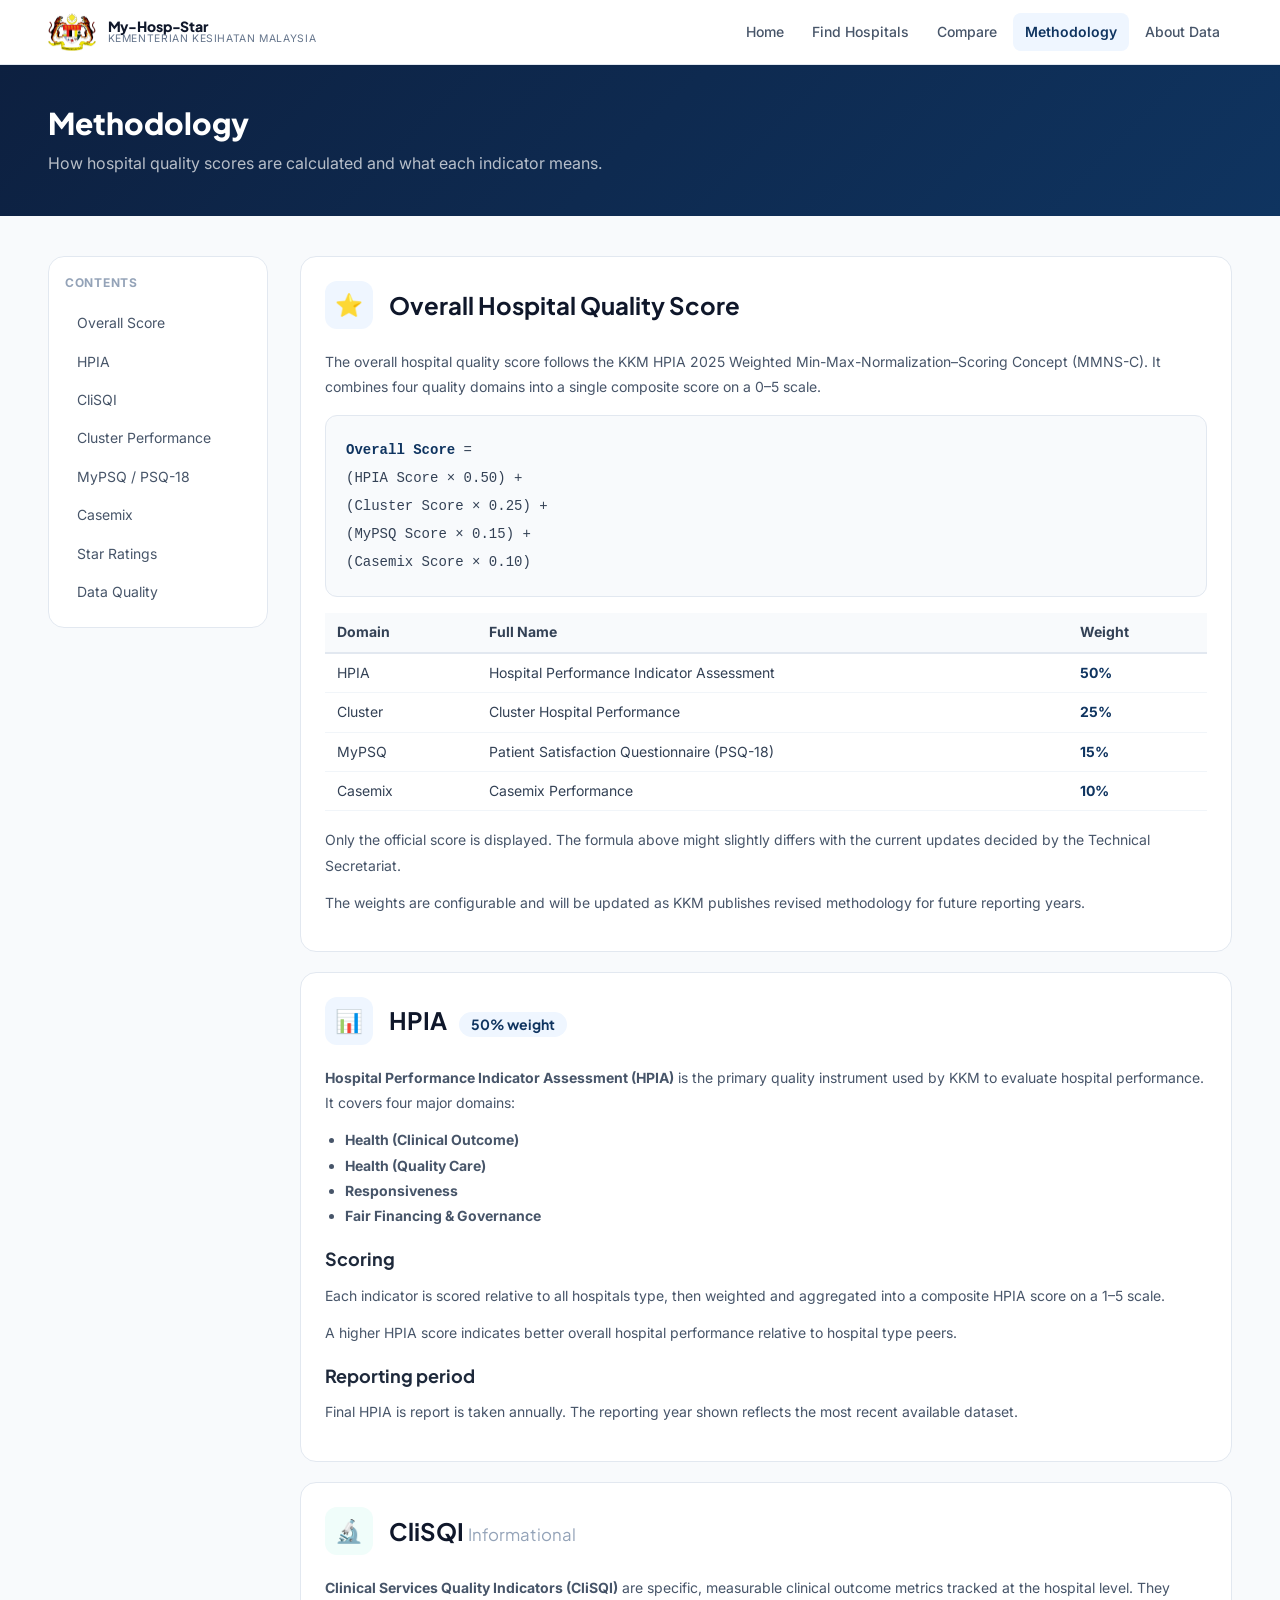
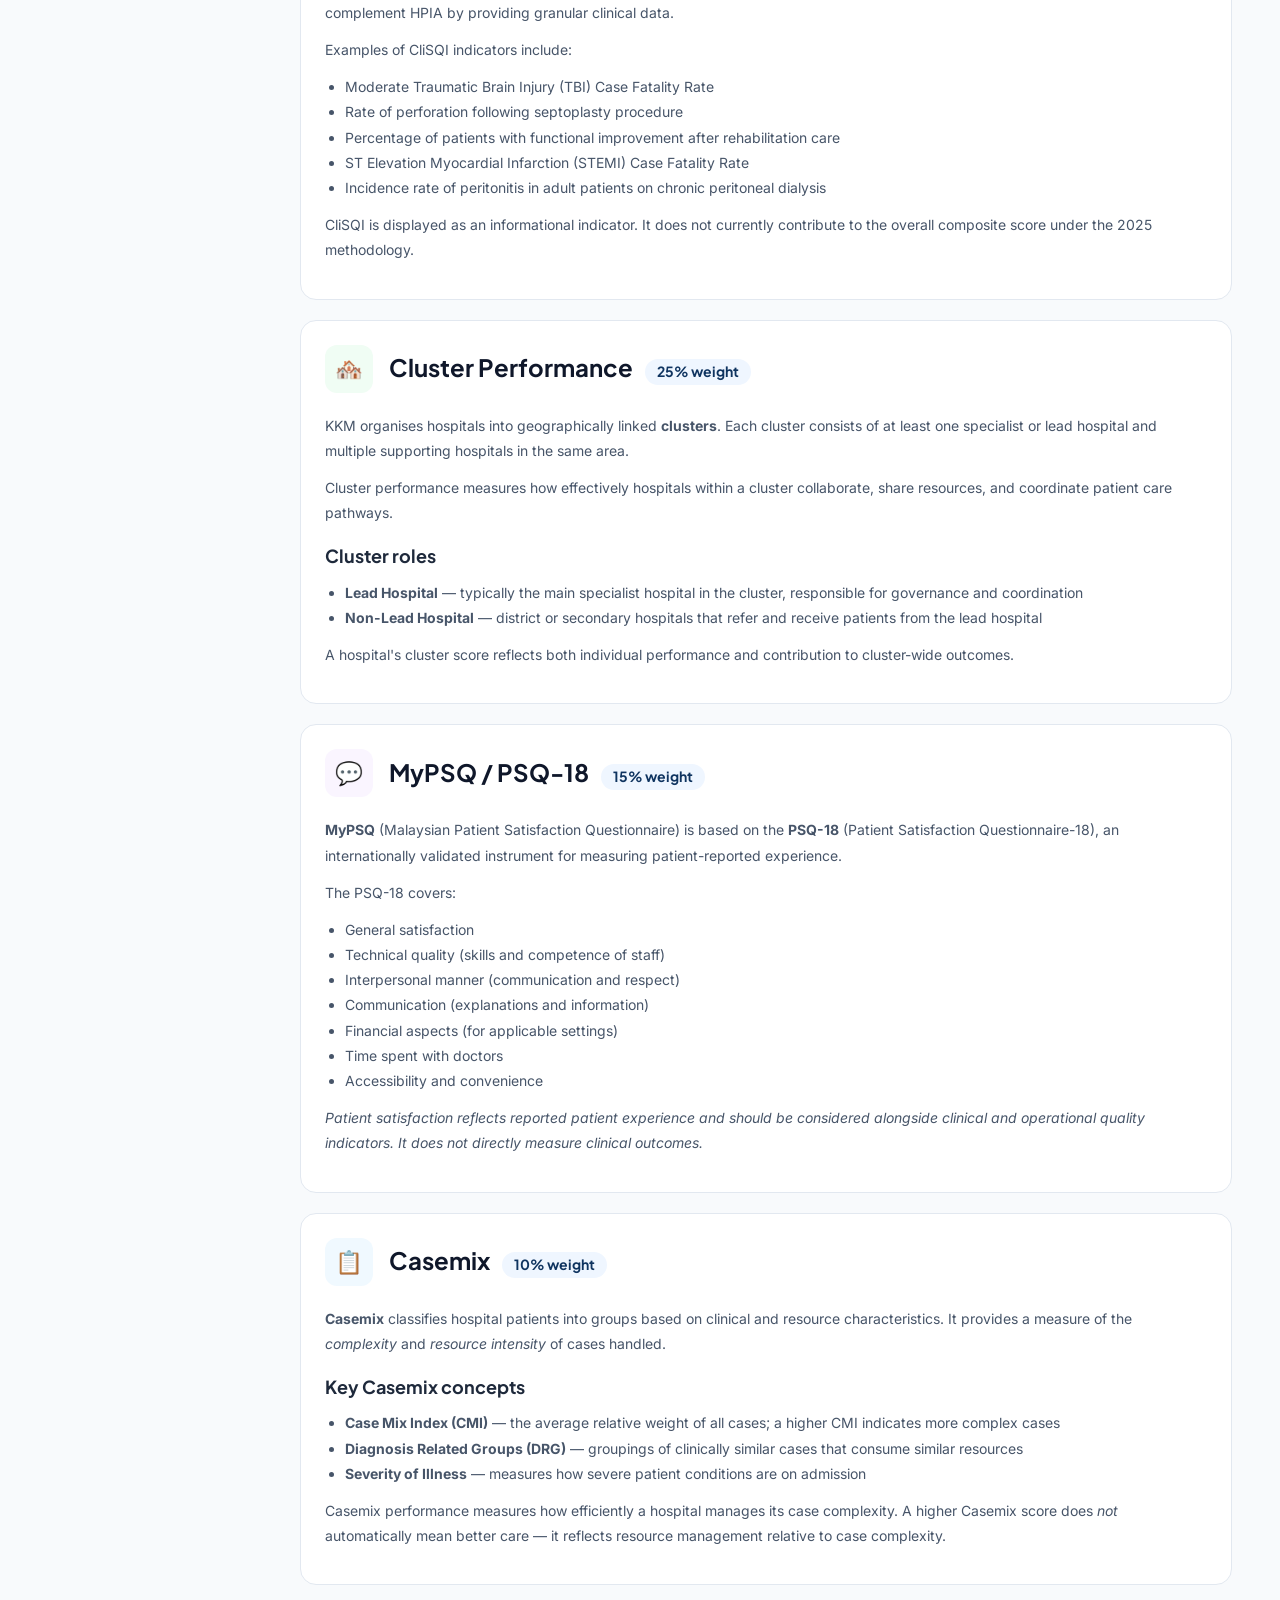
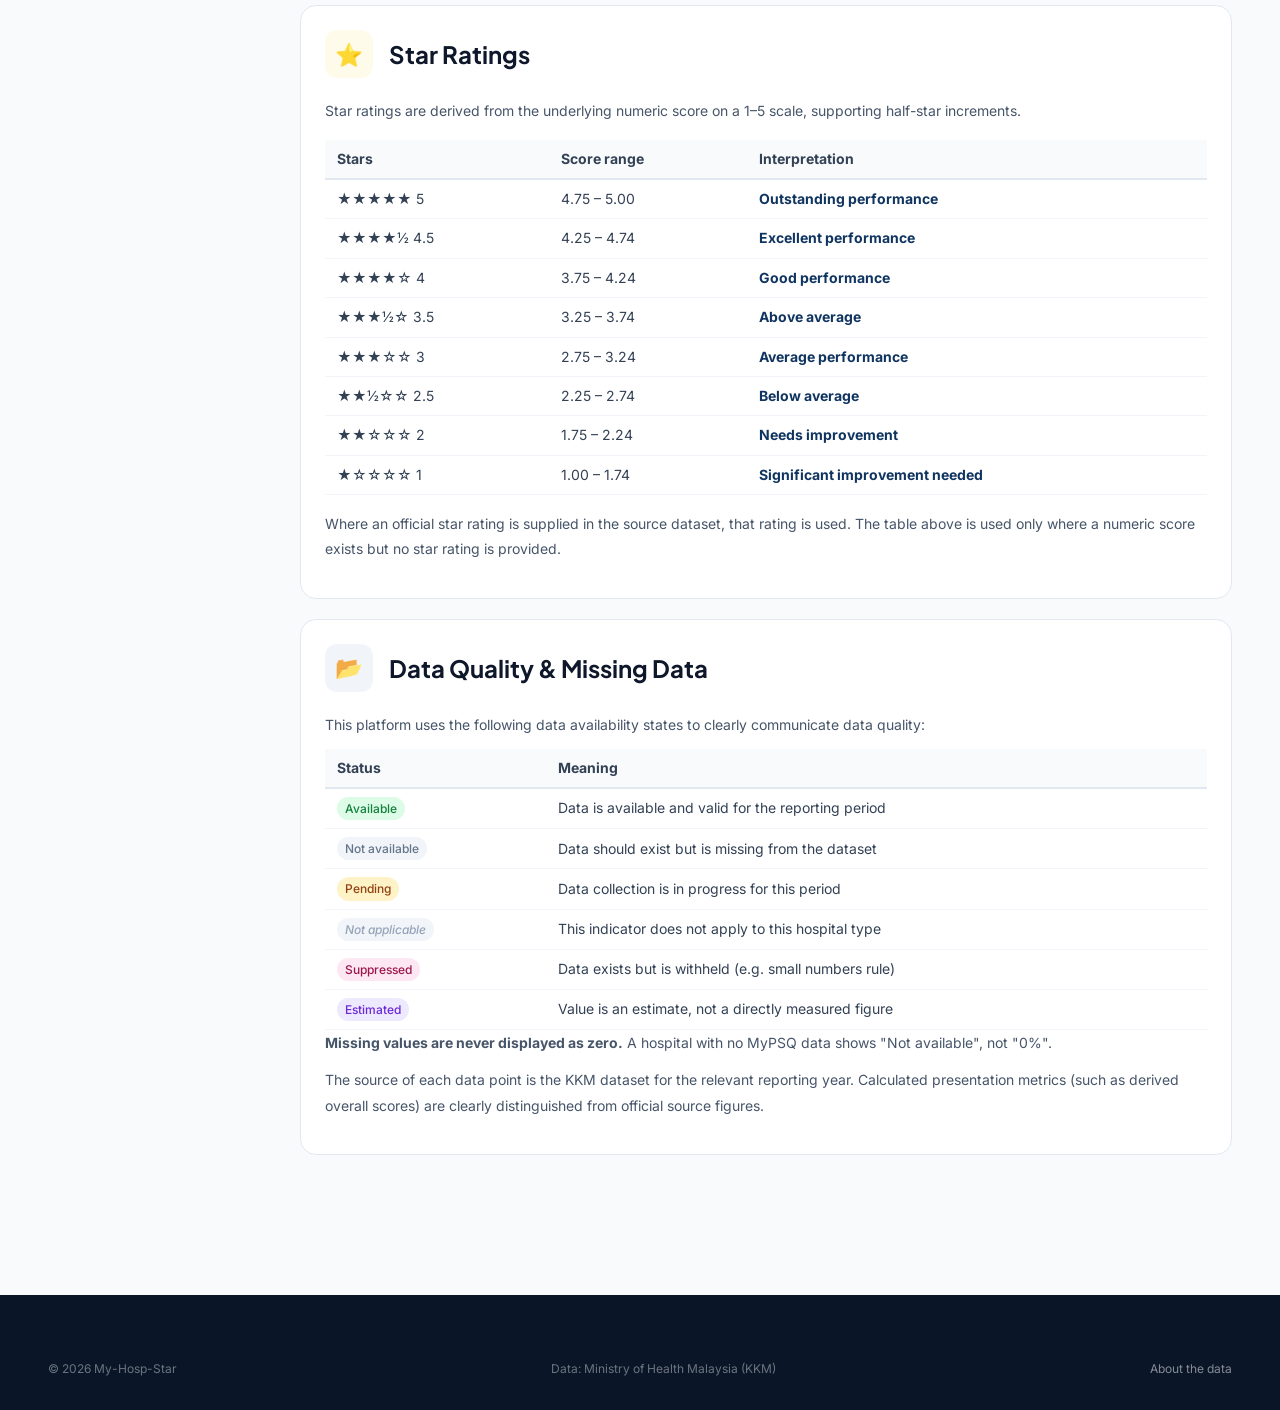
<file: pages/methodology.html>
<!DOCTYPE html>
<html lang="en-MY">
<head>
  <meta charset="UTF-8" />
  <meta name="viewport" content="width=device-width, initial-scale=1.0" />
  <title>Methodology — My-Hosp-Star</title>
  <meta name="description" content="How hospital quality scores are calculated — HPIA, CliSQI, Cluster Performance, MyPSQ and Casemix methodology explained." />
  <link rel="preconnect" href="https://fonts.googleapis.com" />
  <link rel="preconnect" href="https://fonts.gstatic.com" crossorigin />
  <link rel="stylesheet" href="../assets/css/main.css" />
  <style>
    .method-hero { background: linear-gradient(135deg,var(--blue-800),var(--blue-700)); padding:var(--space-10) 0; color:white; }
    .method-hero h1 { font-family:var(--font-display);font-weight:800;font-size:var(--text-3xl);color:white;margin-bottom:var(--space-2); }
    .method-hero p { color:rgba(255,255,255,.7); }
    .method-body { padding:var(--space-10) 0; }
    .method-layout { display:grid;grid-template-columns:220px 1fr;gap:var(--space-8);align-items:start; }
    .method-nav { position:sticky;top:80px;background:var(--white);border:1px solid var(--grey-200);border-radius:var(--radius-xl);padding:var(--space-4); }
    .method-nav-title { font-size:var(--text-xs);font-weight:700;text-transform:uppercase;letter-spacing:.06em;color:var(--grey-400);margin-bottom:var(--space-3); }
    .method-nav a { display:block;padding:var(--space-2) var(--space-3);font-size:var(--text-sm);color:var(--grey-600);border-radius:var(--radius-md);text-decoration:none;transition:all var(--transition-fast); }
    .method-nav a:hover,.method-nav a.active { background:var(--blue-50);color:var(--color-primary);text-decoration:none; }
    .method-section { background:var(--white);border:1px solid var(--grey-200);border-radius:var(--radius-xl);padding:var(--space-6);margin-bottom:var(--space-5);scroll-margin-top:90px; }
    .method-section-header { display:flex;align-items:center;gap:var(--space-4);margin-bottom:var(--space-5); }
    .method-icon { width:48px;height:48px;border-radius:var(--radius-lg);display:flex;align-items:center;justify-content:center;font-size:1.4rem;flex-shrink:0; }
    .method-section h2 { font-family:var(--font-display);font-weight:700;font-size:var(--text-2xl);color:var(--grey-900); }
    .method-section h3 { font-family:var(--font-display);font-weight:700;font-size:var(--text-lg);color:var(--grey-800);margin:var(--space-5) 0 var(--space-3); }
    .method-section p { font-size:var(--text-sm);color:var(--grey-600);line-height:1.8;margin-bottom:var(--space-3); }
    .method-section ul { list-style:disc;margin-left:var(--space-5);margin-bottom:var(--space-3); }
    .method-section ul li { font-size:var(--text-sm);color:var(--grey-600);line-height:1.8; }
    .weight-pill { display:inline-block;padding:var(--space-1) var(--space-3);border-radius:100px;background:var(--blue-50);color:var(--blue-700);font-size:var(--text-sm);font-weight:700;margin-left:var(--space-2); }
    .formula-box { background:var(--grey-50);border:1px solid var(--grey-200);border-radius:var(--radius-lg);padding:var(--space-5);margin:var(--space-4) 0;font-family:monospace;font-size:var(--text-sm);color:var(--grey-700);line-height:2; }
    .formula-box strong { color:var(--color-primary); }
    .weight-table { width:100%;border-collapse:collapse;margin:var(--space-4) 0;font-size:var(--text-sm); }
    .weight-table th { text-align:left;padding:var(--space-2) var(--space-3);background:var(--grey-50);font-weight:700;color:var(--grey-700);border-bottom:2px solid var(--grey-200); }
    .weight-table td { padding:var(--space-2) var(--space-3);border-bottom:1px solid var(--grey-100);color:var(--grey-700); }
    .weight-table td:last-child { font-weight:700;color:var(--color-primary); }
    .status-table { width:100%;border-collapse:collapse;font-size:var(--text-sm); }
    .status-table th { text-align:left;padding:var(--space-2) var(--space-3);background:var(--grey-50);font-weight:700;color:var(--grey-700);border-bottom:2px solid var(--grey-200); }
    .status-table td { padding:var(--space-2) var(--space-3);border-bottom:1px solid var(--grey-100);color:var(--grey-700); }
    @media(max-width:768px){.method-layout{grid-template-columns:1fr}.method-nav{position:static}}
  </style>
</head>
<body>
  <header class="site-header" role="banner">
    <div class="container header-inner">
      <a href="../index.html" class="site-logo">
        <div class="logo-icon"><svg width="20" height="20" viewBox="0 0 24 24" fill="none" stroke="white" stroke-width="2.5"><path d="M3 9l9-7 9 7v11a2 2 0 01-2 2H5a2 2 0 01-2-2z"/><polyline points="9 22 9 12 15 12 15 22"/></svg></div>
        <div class="logo-text"><span class="logo-title">My-Hosp-Star</span><span class="logo-sub">Kementerian Kesihatan Malaysia</span></div>
      </a>
      <nav class="site-nav">
        <a href="../index.html" class="nav-link">Home</a>
        <a href="hospitals.html" class="nav-link">Find Hospitals</a>
        <a href="compare.html" class="nav-link">Compare</a>
        <a href="methodology.html" class="nav-link active">Methodology</a>
        <a href="about-data.html" class="nav-link">About Data</a>
      </nav>
      <button class="mobile-menu-btn" aria-label="Open navigation"><svg width="22" height="22" viewBox="0 0 24 24" fill="none" stroke="currentColor" stroke-width="2"><line x1="3" y1="6" x2="21" y2="6"/><line x1="3" y1="12" x2="21" y2="12"/><line x1="3" y1="18" x2="21" y2="18"/></svg></button>
    </div>
  </header>

  <section class="method-hero">
    <div class="container">
      <h1>Methodology</h1>
      <p>How hospital quality scores are calculated and what each indicator means.</p>
    </div>
  </section>

  <main id="main-content" class="method-body">
    <div class="container">
      <div class="method-layout">

        <!-- Nav -->
        <nav class="method-nav" aria-label="Methodology sections">
          <div class="method-nav-title">Contents</div>
          <a href="#overall">Overall Score</a>
          <a href="#hpia">HPIA</a>
          <a href="#clisqi">CliSQI</a>
          <a href="#cluster">Cluster Performance</a>
          <a href="#mypsq">MyPSQ / PSQ-18</a>
          <a href="#casemix">Casemix</a>
          <a href="#stars">Star Ratings</a>
          <a href="#data-quality">Data Quality</a>
        </nav>

        <div>
          <!-- Overall -->
          <section class="method-section" id="overall" aria-labelledby="overall-h">
            <div class="method-section-header">
              <div class="method-icon" style="background:var(--blue-50)">⭐</div>
              <h2 id="overall-h">Overall Hospital Quality Score</h2>
            </div>
            <p>The overall hospital quality score follows the KKM HPIA 2025 Weighted Min-Max-Normalization–Scoring Concept (MMNS-C). It combines four quality domains into a single composite score on a 0–5 scale.</p>
            <div class="formula-box">
              <strong>Overall Score</strong> = <br>
              (HPIA Score × 0.50) +<br>
              (Cluster Score × 0.25) +<br>
              (MyPSQ Score × 0.15) +<br>
              (Casemix Score × 0.10)
            </div>
            <table class="weight-table">
              <thead><tr><th>Domain</th><th>Full Name</th><th>Weight</th></tr></thead>
              <tbody>
                <tr><td>HPIA</td><td>Hospital Performance Indicator Assessment</td><td>50%</td></tr>
                <tr><td>Cluster</td><td>Cluster Hospital Performance</td><td>25%</td></tr>
                <tr><td>MyPSQ</td><td>Patient Satisfaction Questionnaire (PSQ-18)</td><td>15%</td></tr>
                <tr><td>Casemix</td><td>Casemix Performance</td><td>10%</td></tr>
              </tbody>
            </table>
            <p>Only the official score is displayed. The formula above might slightly differs with the current updates decided by the Technical Secretariat.</p>
            <p>The weights are configurable and will be updated as KKM publishes revised methodology for future reporting years.</p>
          </section>

          <!-- HPIA -->
          <section class="method-section" id="hpia" aria-labelledby="hpia-h">
            <div class="method-section-header">
              <div class="method-icon" style="background:var(--blue-50)">📊</div>
              <h2 id="hpia-h">HPIA <span class="weight-pill">50% weight</span></h2>
            </div>
            <p><strong>Hospital Performance Indicator Assessment (HPIA)</strong> is the primary quality instrument used by KKM to evaluate hospital performance. It covers four major domains:</p>
            <ul>
              <li><strong>Health (Clinical Outcome)</strong></li>
              <li><strong>Health (Quality Care)</strong></li>
              <li><strong>Responsiveness</strong></li>
              <li><strong>Fair Financing & Governance</strong></li>
            </ul>
            <h3>Scoring</h3>
            <p>Each indicator is scored relative to all hospitals type, then weighted and aggregated into a composite HPIA score on a 1–5 scale.</p>
            <p>A higher HPIA score indicates better overall hospital performance relative to hospital type peers.</p>
            <h3>Reporting period</h3>
            <p>Final HPIA is report is taken annually. The reporting year shown reflects the most recent available dataset.</p>
          </section>

          <!-- CliSQI -->
          <section class="method-section" id="clisqi" aria-labelledby="clisqi-h">
            <div class="method-section-header">
              <div class="method-icon" style="background:var(--teal-50)">🔬</div>
              <h2 id="clisqi-h">CliSQI <span style="font-size:.7em;color:var(--grey-400);font-weight:400">Informational</span></h2>
            </div>
            <p><strong>Clinical Services Quality Indicators (CliSQI)</strong> are specific, measurable clinical outcome metrics tracked at the hospital level. They complement HPIA by providing granular clinical data.</p>
            <p>Examples of CliSQI indicators include:</p>
            <ul>
              <li>Moderate Traumatic Brain Injury (TBI) Case Fatality Rate</li>
              <li>Rate of perforation following septoplasty procedure</li>
              <li>Percentage of patients with functional improvement after rehabilitation care</li>
              <li>ST Elevation Myocardial Infarction (STEMI) Case Fatality Rate</li>
              <li>Incidence rate of peritonitis in adult patients on chronic peritoneal dialysis</li>
            </ul>
            <p>CliSQI is displayed as an informational indicator. It does not currently contribute to the overall composite score under the 2025 methodology.</p>
          </section>

          <!-- Cluster -->
          <section class="method-section" id="cluster" aria-labelledby="cluster-h">
            <div class="method-section-header">
              <div class="method-icon" style="background:#f0fdf4">🏘️</div>
              <h2 id="cluster-h">Cluster Performance <span class="weight-pill">25% weight</span></h2>
            </div>
            <p>KKM organises hospitals into geographically linked <strong>clusters</strong>. Each cluster consists of at least one specialist or lead hospital and multiple supporting hospitals in the same area.</p>
            <p>Cluster performance measures how effectively hospitals within a cluster collaborate, share resources, and coordinate patient care pathways.</p>
            <h3>Cluster roles</h3>
            <ul>
              <li><strong>Lead Hospital</strong> — typically the main specialist hospital in the cluster, responsible for governance and coordination</li>
              <li><strong>Non-Lead Hospital</strong> — district or secondary hospitals that refer and receive patients from the lead hospital</li>
            </ul>
            <p>A hospital's cluster score reflects both individual performance and contribution to cluster-wide outcomes.</p>
          </section>

          <!-- MyPSQ -->
          <section class="method-section" id="mypsq" aria-labelledby="mypsq-h">
            <div class="method-section-header">
              <div class="method-icon" style="background:#faf5ff">💬</div>
              <h2 id="mypsq-h">MyPSQ / PSQ-18 <span class="weight-pill">15% weight</span></h2>
            </div>
            <p><strong>MyPSQ</strong> (Malaysian Patient Satisfaction Questionnaire) is based on the <strong>PSQ-18</strong> (Patient Satisfaction Questionnaire-18), an internationally validated instrument for measuring patient-reported experience.</p>
            <p>The PSQ-18 covers:</p>
            <ul>
              <li>General satisfaction</li>
              <li>Technical quality (skills and competence of staff)</li>
              <li>Interpersonal manner (communication and respect)</li>
              <li>Communication (explanations and information)</li>
              <li>Financial aspects (for applicable settings)</li>
              <li>Time spent with doctors</li>
              <li>Accessibility and convenience</li>
            </ul>
            <p><em>Patient satisfaction reflects reported patient experience and should be considered alongside clinical and operational quality indicators. It does not directly measure clinical outcomes.</em></p>
          </section>

          <!-- Casemix -->
          <section class="method-section" id="casemix" aria-labelledby="casemix-h">
            <div class="method-section-header">
              <div class="method-icon" style="background:#f0f9ff">📋</div>
              <h2 id="casemix-h">Casemix <span class="weight-pill">10% weight</span></h2>
            </div>
            <p><strong>Casemix</strong> classifies hospital patients into groups based on clinical and resource characteristics. It provides a measure of the <em>complexity</em> and <em>resource intensity</em> of cases handled.</p>
            <h3>Key Casemix concepts</h3>
            <ul>
              <li><strong>Case Mix Index (CMI)</strong> — the average relative weight of all cases; a higher CMI indicates more complex cases</li>
              <li><strong>Diagnosis Related Groups (DRG)</strong> — groupings of clinically similar cases that consume similar resources</li>
              <li><strong>Severity of Illness</strong> — measures how severe patient conditions are on admission</li>
            </ul>
            <p>Casemix performance measures how efficiently a hospital manages its case complexity. A higher Casemix score does <em>not</em> automatically mean better care — it reflects resource management relative to case complexity.</p>
          </section>

          <!-- Stars -->
          <section class="method-section" id="stars" aria-labelledby="stars-h">
            <div class="method-section-header">
              <div class="method-icon" style="background:#fffbeb">⭐</div>
              <h2 id="stars-h">Star Ratings</h2>
            </div>
            <p>Star ratings are derived from the underlying numeric score on a 1–5 scale, supporting half-star increments.</p>
            <table class="weight-table">
              <thead><tr><th>Stars</th><th>Score range</th><th>Interpretation</th></tr></thead>
              <tbody>
                <tr><td>★★★★★ 5</td><td>4.75 – 5.00</td><td>Outstanding performance</td></tr>
                <tr><td>★★★★½ 4.5</td><td>4.25 – 4.74</td><td>Excellent performance</td></tr>
                <tr><td>★★★★☆ 4</td><td>3.75 – 4.24</td><td>Good performance</td></tr>
                <tr><td>★★★½☆ 3.5</td><td>3.25 – 3.74</td><td>Above average</td></tr>
                <tr><td>★★★☆☆ 3</td><td>2.75 – 3.24</td><td>Average performance</td></tr>
                <tr><td>★★½☆☆ 2.5</td><td>2.25 – 2.74</td><td>Below average</td></tr>
                <tr><td>★★☆☆☆ 2</td><td>1.75 – 2.24</td><td>Needs improvement</td></tr>
                <tr><td>★☆☆☆☆ 1</td><td>1.00 – 1.74</td><td>Significant improvement needed</td></tr>
              </tbody>
            </table>
            <p>Where an official star rating is supplied in the source dataset, that rating is used. The table above is used only where a numeric score exists but no star rating is provided.</p>
          </section>

          <!-- Data quality -->
          <section class="method-section" id="data-quality" aria-labelledby="dq-h">
            <div class="method-section-header">
              <div class="method-icon" style="background:var(--grey-100)">📂</div>
              <h2 id="dq-h">Data Quality & Missing Data</h2>
            </div>
            <p>This platform uses the following data availability states to clearly communicate data quality:</p>
            <table class="status-table">
              <thead><tr><th>Status</th><th>Meaning</th></tr></thead>
              <tbody>
                <tr><td><span class="data-status available">Available</span></td><td>Data is available and valid for the reporting period</td></tr>
                <tr><td><span class="data-status not_available">Not available</span></td><td>Data should exist but is missing from the dataset</td></tr>
                <tr><td><span class="data-status pending">Pending</span></td><td>Data collection is in progress for this period</td></tr>
                <tr><td><span class="data-status not_applicable">Not applicable</span></td><td>This indicator does not apply to this hospital type</td></tr>
                <tr><td><span class="data-status suppressed">Suppressed</span></td><td>Data exists but is withheld (e.g. small numbers rule)</td></tr>
                <tr><td><span class="data-status estimated">Estimated</span></td><td>Value is an estimate, not a directly measured figure</td></tr>
              </tbody>
            </table>
            <p><strong>Missing values are never displayed as zero.</strong> A hospital with no MyPSQ data shows "Not available", not "0%".</p>
            <p>The source of each data point is the KKM dataset for the relevant reporting year. Calculated presentation metrics (such as derived overall scores) are clearly distinguished from official source figures.</p>
          </section>

        </div>
      </div>
    </div>
  </main>

  <footer class="site-footer">
    <div class="container">
      <div class="footer-bottom" style="border-top:none;padding-top:0">
        <span>© <script>document.write(new Date().getFullYear())</script> My-Hosp-Star</span>
        <span>Data: Ministry of Health Malaysia (KKM)</span>
        <a href="about-data.html" style="color:rgba(255,255,255,0.5)">About the data</a>
      </div>
    </div>
  </footer>

  <script src="../assets/js/sheets.js"></script>
  <script src="../assets/js/config.js"></script>
  <script src="../assets/js/app.js"></script>
</body>
</html>
</file>
<file: assets/css/main.css>
/* ============================================================
   MALAYSIA HOSPITAL COMPARE — Design System
   Primary: Deep Healthcare Blue
   Secondary: Teal/Mint
   Neutral: Cool grey
   ============================================================ */

/* ---------- Google Fonts ---------- */
@import url('https://fonts.googleapis.com/css2?family=Plus+Jakarta+Sans:wght@400;500;600;700;800&family=Inter:wght@400;500;600&display=swap');

/* ---------- CSS Custom Properties ---------- */
:root {
  /* Brand */
  --blue-900: #0a1628;
  --blue-800: #0d2040;
  --blue-700: #0f3460;
  --blue-600: #1a4d8f;
  --blue-500: #2563b8;
  --blue-400: #3b82d4;
  --blue-100: #dbeafe;
  --blue-50:  #eff6ff;

  --teal-600: #0d7c6e;
  --teal-500: #0f9580;
  --teal-400: #14b8a0;
  --teal-100: #ccfbf1;
  --teal-50:  #f0fdfa;

  /* Semantic */
  --color-primary:        var(--blue-700);
  --color-primary-dark:   var(--blue-800);
  --color-primary-light:  var(--blue-500);
  --color-secondary:      var(--teal-500);
  --color-secondary-light: var(--teal-400);

  --color-success:   #16a34a;
  --color-success-bg: #f0fdf4;
  --color-warning:   #d97706;
  --color-warning-bg: #fffbeb;
  --color-danger:    #dc2626;
  --color-danger-bg: #fef2f2;
  --color-info:      #0369a1;
  --color-info-bg:   #f0f9ff;

  /* Neutrals */
  --grey-900: #0f172a;
  --grey-800: #1e293b;
  --grey-700: #334155;
  --grey-600: #475569;
  --grey-500: #64748b;
  --grey-400: #94a3b8;
  --grey-300: #cbd5e1;
  --grey-200: #e2e8f0;
  --grey-100: #f1f5f9;
  --grey-50:  #f8fafc;
  --white:    #ffffff;

  /* Typography */
  --font-display: 'Plus Jakarta Sans', system-ui, sans-serif;
  --font-body:    'Inter', system-ui, sans-serif;

  --text-xs:   0.75rem;   /* 12px */
  --text-sm:   0.875rem;  /* 14px */
  --text-base: 1rem;      /* 16px */
  --text-lg:   1.125rem;  /* 18px */
  --text-xl:   1.25rem;   /* 20px */
  --text-2xl:  1.5rem;    /* 24px */
  --text-3xl:  1.875rem;  /* 30px */
  --text-4xl:  2.25rem;   /* 36px */
  --text-5xl:  3rem;      /* 48px */

  /* Spacing */
  --space-1:  0.25rem;
  --space-2:  0.5rem;
  --space-3:  0.75rem;
  --space-4:  1rem;
  --space-5:  1.25rem;
  --space-6:  1.5rem;
  --space-8:  2rem;
  --space-10: 2.5rem;
  --space-12: 3rem;
  --space-16: 4rem;
  --space-20: 5rem;

  /* Layout */
  --container-max: 1440px;
  --sidebar-width: 260px;
  --radius-sm:  0.375rem;
  --radius-md:  0.5rem;
  --radius-lg:  0.75rem;
  --radius-xl:  1rem;
  --radius-2xl: 1.5rem;

  /* Shadows */
  --shadow-sm: 0 1px 2px 0 rgb(0 0 0 / 0.05);
  --shadow-md: 0 4px 6px -1px rgb(0 0 0 / 0.07), 0 2px 4px -2px rgb(0 0 0 / 0.05);
  --shadow-lg: 0 10px 15px -3px rgb(0 0 0 / 0.08), 0 4px 6px -4px rgb(0 0 0 / 0.05);
  --shadow-xl: 0 20px 25px -5px rgb(0 0 0 / 0.08), 0 8px 10px -6px rgb(0 0 0 / 0.05);

  /* Transitions */
  --transition-fast: 150ms ease;
  --transition-base: 250ms ease;
  --transition-slow: 400ms ease;
}

/* ---------- Reset ---------- */
*, *::before, *::after { box-sizing: border-box; margin: 0; padding: 0; }
html { scroll-behavior: smooth; -webkit-text-size-adjust: 100%; }
body {
  font-family: var(--font-body);
  font-size: var(--text-base);
  line-height: 1.6;
  color: var(--grey-800);
  background: var(--grey-50);
  min-height: 100vh;
}
img, svg { display: block; max-width: 100%; }
a { color: var(--color-primary); text-decoration: none; }
a:hover { text-decoration: underline; }
button { cursor: pointer; font-family: inherit; }
ul, ol { list-style: none; }
h1, h2, h3, h4, h5, h6 {
  font-family: var(--font-display);
  font-weight: 700;
  line-height: 1.25;
  color: var(--grey-900);
}

/* ---------- Utilities ---------- */
.container {
  width: 100%;
  max-width: var(--container-max);
  margin-inline: auto;
  padding-inline: clamp(1rem, 4vw, 3rem);
}
.sr-only {
  position: absolute; width: 1px; height: 1px;
  padding: 0; margin: -1px; overflow: hidden;
  clip: rect(0,0,0,0); white-space: nowrap; border-width: 0;
}
.text-muted { color: var(--grey-500); }
.demo-badge {
  display: inline-flex; align-items: center; gap: var(--space-1);
  padding: var(--space-1) var(--space-3);
  background: #fef3c7; color: #92400e;
  border: 1px solid #fcd34d;
  border-radius: var(--radius-sm);
  font-size: var(--text-xs); font-weight: 600;
  text-transform: uppercase; letter-spacing: 0.05em;
}

/* ---------- HEADER ---------- */
.site-header {
  position: sticky; top: 0; z-index: 100;
  background: var(--white);
  border-bottom: 1px solid var(--grey-200);
  box-shadow: var(--shadow-sm);
}
.header-inner {
  display: flex; align-items: center;
  justify-content: space-between;
  height: 64px;
  gap: var(--space-6);
}
.site-logo {
  display: flex; align-items: center; gap: var(--space-3);
  text-decoration: none; flex-shrink: 0;
}
.logo-icon {
  width: 36px; height: 36px;
  background: var(--color-primary);
  border-radius: var(--radius-md);
  display: flex; align-items: center; justify-content: center;
}
.logo-icon svg { color: white; }
.logo-text { display: flex; flex-direction: column; line-height: 1; }
.logo-title {
  font-family: var(--font-display); font-weight: 800;
  font-size: var(--text-sm); color: var(--grey-900); letter-spacing: -0.01em;
}
.logo-sub {
  font-size: 0.65rem; color: var(--grey-500); text-transform: uppercase;
  letter-spacing: 0.06em; margin-top: 1px;
}
.site-nav { display: flex; align-items: center; gap: var(--space-1); }
.nav-link {
  padding: var(--space-2) var(--space-3);
  border-radius: var(--radius-md);
  font-size: var(--text-sm); font-weight: 500;
  color: var(--grey-600); text-decoration: none;
  transition: color var(--transition-fast), background var(--transition-fast);
  white-space: nowrap;
}
.nav-link:hover { color: var(--color-primary); background: var(--blue-50); text-decoration: none; }
.nav-link.active { color: var(--color-primary); background: var(--blue-50); font-weight: 600; }
.nav-btn {
  margin-left: var(--space-2);
  padding: var(--space-2) var(--space-4);
  background: var(--color-primary);
  color: var(--white); border-radius: var(--radius-md);
  font-size: var(--text-sm); font-weight: 600;
  border: none; transition: background var(--transition-fast);
  text-decoration: none;
}
.nav-btn:hover { background: var(--blue-800); text-decoration: none; color: white; }
.mobile-menu-btn {
  display: none; background: none; border: none;
  padding: var(--space-2); border-radius: var(--radius-md);
  color: var(--grey-600);
}

/* ---------- HERO SECTION ---------- */
.hero {
  background: linear-gradient(135deg, var(--blue-800) 0%, var(--blue-700) 50%, var(--teal-600) 100%);
  padding: clamp(2.5rem, 6vw, 5rem) 0 clamp(2rem, 5vw, 4rem);
  position: relative; overflow: hidden;
}
.hero::before {
  content: '';
  position: absolute; inset: 0;
  background: url("data:image/svg+xml,%3Csvg width='60' height='60' viewBox='0 0 60 60' xmlns='http://www.w3.org/2000/svg'%3E%3Cg fill='none' fill-rule='evenodd'%3E%3Cg fill='%23ffffff' fill-opacity='0.03'%3E%3Cpath d='M36 34v-4h-2v4h-4v2h4v4h2v-4h4v-2h-4zm0-30V0h-2v4h-4v2h4v4h2V6h4V4h-4zM6 34v-4H4v4H0v2h4v4h2v-4h4v-2H6zM6 4V0H4v4H0v2h4v4h2V6h4V4H6z'/%3E%3C/g%3E%3C/g%3E%3C/svg%3E");
}
.hero-content {
  position: relative; z-index: 1;
  max-width: 760px;
}
.hero-eyebrow {
  display: inline-flex; align-items: center; gap: var(--space-2);
  padding: var(--space-1) var(--space-3);
  background: rgba(255,255,255,0.1);
  border: 1px solid rgba(255,255,255,0.2);
  border-radius: 100px;
  font-size: var(--text-xs); font-weight: 600;
  color: rgba(255,255,255,0.9); letter-spacing: 0.05em;
  text-transform: uppercase; margin-bottom: var(--space-5);
}
.hero-eyebrow-dot {
  width: 6px; height: 6px; border-radius: 50%;
  background: var(--teal-400); animation: pulse 2s infinite;
}
@keyframes pulse {
  0%, 100% { opacity: 1; } 50% { opacity: 0.5; }
}
.hero-title {
  font-family: var(--font-display); font-weight: 800;
  font-size: clamp(var(--text-3xl), 5vw, var(--text-5xl));
  color: var(--white); line-height: 1.1;
  letter-spacing: -0.02em; margin-bottom: var(--space-4);
}
.hero-title .accent { color: var(--teal-400); }
.hero-subtitle {
  font-size: var(--text-lg); color: rgba(255,255,255,0.8);
  line-height: 1.6; margin-bottom: var(--space-8);
  max-width: 540px;
}

/* Search Box */
.hero-search {
  background: var(--white);
  border-radius: var(--radius-xl);
  padding: var(--space-2);
  display: flex; gap: var(--space-2);
  box-shadow: 0 20px 40px rgba(0,0,0,0.2);
  margin-bottom: var(--space-4);
  flex-wrap: wrap;
}
.search-input-wrap {
  flex: 1; min-width: 200px;
  position: relative; display: flex; align-items: center;
}
.search-icon {
  position: absolute; left: var(--space-4);
  color: var(--grey-400); pointer-events: none;
}
#hero-search-input {
  width: 100%; border: none; outline: none;
  padding: var(--space-3) var(--space-4) var(--space-3) 2.75rem;
  font-size: var(--text-base); font-family: var(--font-body);
  color: var(--grey-900); background: transparent;
  border-radius: var(--radius-lg);
}
#hero-search-input::placeholder { color: var(--grey-400); }
.hero-search-btn {
  padding: var(--space-3) var(--space-6);
  background: var(--color-primary);
  color: var(--white); border: none;
  border-radius: var(--radius-lg);
  font-size: var(--text-base); font-weight: 600;
  font-family: var(--font-display);
  transition: background var(--transition-fast);
  white-space: nowrap;
}
.hero-search-btn:hover { background: var(--blue-800); }
.location-btn {
  display: flex; align-items: center; gap: var(--space-2);
  padding: var(--space-3) var(--space-4);
  background: var(--grey-100); color: var(--grey-700);
  border: none; border-radius: var(--radius-lg);
  font-size: var(--text-sm); font-weight: 500;
  font-family: var(--font-body);
  transition: background var(--transition-fast);
  white-space: nowrap;
}
.location-btn:hover { background: var(--grey-200); }

/* Autocomplete dropdown */
.autocomplete-dropdown {
  position: absolute; top: calc(100% + var(--space-1));
  left: 0; right: 0; z-index: 50;
  background: var(--white); border-radius: var(--radius-lg);
  box-shadow: var(--shadow-xl); border: 1px solid var(--grey-200);
  overflow: hidden; display: none;
}
.autocomplete-dropdown.open { display: block; }
.autocomplete-item {
  display: flex; align-items: center; gap: var(--space-3);
  padding: var(--space-3) var(--space-4);
  cursor: pointer; transition: background var(--transition-fast);
}
.autocomplete-item:hover, .autocomplete-item.focused { background: var(--blue-50); }
.autocomplete-item-icon { color: var(--grey-400); flex-shrink: 0; }
.autocomplete-item-name { font-weight: 500; font-size: var(--text-sm); color: var(--grey-900); }
.autocomplete-item-sub { font-size: var(--text-xs); color: var(--grey-500); }

/* Stats Bar */
.hero-stats {
  display: flex; flex-wrap: wrap; gap: var(--space-6);
  margin-top: var(--space-6);
}
.hero-stat {
  display: flex; align-items: baseline; gap: var(--space-2);
  color: var(--white);
}
.hero-stat-num {
  font-family: var(--font-display); font-weight: 800;
  font-size: var(--text-2xl); line-height: 1;
}
.hero-stat-label {
  font-size: var(--text-sm); color: rgba(255,255,255,0.7);
}

/* ---------- STAR RATING COMPONENT ---------- */
.star-rating {
  display: inline-flex; align-items: center; gap: var(--space-2);
}
.stars { display: flex; gap: 2px; }
.star { font-size: 1.1em; }
.star.full  { color: #f59e0b; }
.star.half  { color: #f59e0b; }
.star.empty { color: var(--grey-300); }
.star-score {
  font-family: var(--font-display); font-weight: 700;
  font-size: var(--text-sm); color: var(--grey-700);
}
.star-max { font-size: var(--text-xs); color: var(--grey-400); }

/* Large star rating for hospital detail */
.star-rating-lg .stars { gap: 3px; }
.star-rating-lg .star { font-size: 1.6em; }
.star-rating-lg .star-score { font-size: var(--text-2xl); }

/* ---------- DATA STATUS BADGES ---------- */
.data-status {
  display: inline-flex; align-items: center; gap: var(--space-1);
  padding: 2px 8px; border-radius: 100px;
  font-size: var(--text-xs); font-weight: 500;
}
.data-status.available   { background: #dcfce7; color: #15803d; }
.data-status.not_available { background: var(--grey-100); color: var(--grey-500); }
.data-status.pending     { background: #fef3c7; color: #92400e; }
.data-status.not_applicable { background: var(--grey-100); color: var(--grey-400); font-style: italic; }
.data-status.suppressed  { background: #fce7f3; color: #9d174d; }
.data-status.estimated   { background: #ede9fe; color: #6d28d9; }

/* ---------- HOSPITAL CARD ---------- */
.hospital-card {
  background: var(--white);
  border: 1px solid var(--grey-200);
  border-radius: var(--radius-xl);
  padding: var(--space-5);
  transition: box-shadow var(--transition-fast), border-color var(--transition-fast), transform var(--transition-fast);
  cursor: pointer;
  position: relative;
}
.hospital-card:hover {
  box-shadow: var(--shadow-lg);
  border-color: var(--blue-400);
  transform: translateY(-1px);
}
.hospital-card.highlighted {
  border-color: var(--color-primary);
  box-shadow: 0 0 0 2px var(--blue-100), var(--shadow-lg);
}
.hospital-card-header {
  display: flex; justify-content: space-between;
  align-items: flex-start; gap: var(--space-3); margin-bottom: var(--space-3);
}
.hospital-card-name {
  font-family: var(--font-display); font-size: var(--text-lg);
  font-weight: 700; color: var(--grey-900); line-height: 1.3;
  flex: 1;
}
.hospital-card-name a { color: inherit; text-decoration: none; }
.hospital-card-name a:hover { color: var(--color-primary); }
.hospital-card-badges { display: flex; flex-wrap: wrap; gap: var(--space-1); flex-shrink: 0; }
.badge {
  padding: 2px 8px; border-radius: 100px;
  font-size: var(--text-xs); font-weight: 600;
  letter-spacing: 0.02em;
}
.badge-type    { background: var(--blue-50); color: var(--blue-700); }
.badge-specialist { background: var(--teal-50); color: var(--teal-600); }
.badge-lead    { background: #f0fdf4; color: #15803d; }

.hospital-card-location {
  display: flex; align-items: center; gap: var(--space-2);
  font-size: var(--text-sm); color: var(--grey-500);
  margin-bottom: var(--space-4);
}
.hospital-card-rating {
  display: flex; align-items: center; gap: var(--space-3);
  margin-bottom: var(--space-4);
  padding-bottom: var(--space-4);
  border-bottom: 1px solid var(--grey-100);
}
.rating-label { font-size: var(--text-xs); color: var(--grey-500); margin-top: 2px; }

/* Quality indicator pills */
.quality-grid {
  display: grid; grid-template-columns: repeat(auto-fit, minmax(100px, 1fr));
  gap: var(--space-2); margin-bottom: var(--space-4);
}
.quality-pill {
  background: var(--grey-50); border-radius: var(--radius-md);
  padding: var(--space-2) var(--space-3); text-align: center;
}
.quality-pill-label { font-size: 0.65rem; color: var(--grey-500); text-transform: uppercase; letter-spacing: 0.05em; }
.quality-pill-value {
  font-family: var(--font-display); font-weight: 700;
  font-size: var(--text-base); color: var(--grey-900); line-height: 1.2;
}
.quality-pill-value.na { font-size: var(--text-xs); color: var(--grey-400); font-weight: 400; font-family: var(--font-body); }

/* Satisfaction bar */
.satisfaction-bar-wrap { margin-bottom: var(--space-4); }
.satisfaction-bar-label {
  display: flex; justify-content: space-between; align-items: center;
  font-size: var(--text-sm); margin-bottom: var(--space-1);
}
.satisfaction-bar-label-text { color: var(--grey-600); }
.satisfaction-bar-label-pct  { font-weight: 700; color: var(--grey-900); }
.satisfaction-bar {
  height: 6px; background: var(--grey-200); border-radius: 100px; overflow: hidden;
}
.satisfaction-bar-fill {
  height: 100%; border-radius: 100px;
  background: linear-gradient(90deg, var(--teal-500), var(--teal-400));
  transition: width var(--transition-slow);
}

.hospital-card-footer {
  display: flex; align-items: center; justify-content: space-between;
  flex-wrap: wrap; gap: var(--space-2);
}
.distance-tag {
  display: flex; align-items: center; gap: var(--space-1);
  font-size: var(--text-sm); color: var(--grey-500);
}
.card-actions { display: flex; gap: var(--space-2); }

/* ---------- BUTTONS ---------- */
.btn {
  display: inline-flex; align-items: center; gap: var(--space-2);
  padding: var(--space-2) var(--space-4);
  border-radius: var(--radius-md); border: none;
  font-family: var(--font-body); font-size: var(--text-sm); font-weight: 600;
  transition: all var(--transition-fast); text-decoration: none;
  cursor: pointer; white-space: nowrap;
}
.btn:hover { text-decoration: none; }
.btn-primary { background: var(--color-primary); color: var(--white); }
.btn-primary:hover { background: var(--blue-800); color: white; }
.btn-secondary { background: var(--grey-100); color: var(--grey-700); }
.btn-secondary:hover { background: var(--grey-200); color: var(--grey-900); }
.btn-outline {
  background: transparent; color: var(--color-primary);
  border: 1.5px solid var(--blue-300);
}
.btn-outline:hover { background: var(--blue-50); }
.btn-ghost { background: transparent; color: var(--grey-600); }
.btn-ghost:hover { background: var(--grey-100); }
.btn-sm { padding: var(--space-1) var(--space-3); font-size: var(--text-xs); }
.btn-lg { padding: var(--space-3) var(--space-6); font-size: var(--text-base); }
.btn-compare {
  background: transparent; color: var(--teal-600);
  border: 1.5px solid var(--teal-400);
}
.btn-compare:hover { background: var(--teal-50); }
.btn-compare.selected {
  background: var(--teal-500); color: var(--white);
  border-color: var(--teal-500);
}

/* ---------- INDICATOR SCORE CARD ---------- */
.score-card {
  background: var(--white); border: 1px solid var(--grey-200);
  border-radius: var(--radius-lg); padding: var(--space-4);
  text-align: center;
}
.score-card-label {
  font-size: var(--text-xs); font-weight: 600; text-transform: uppercase;
  letter-spacing: 0.06em; color: var(--grey-500); margin-bottom: var(--space-2);
}
.score-card-value {
  font-family: var(--font-display); font-weight: 800;
  font-size: var(--text-2xl); color: var(--grey-900); line-height: 1;
}
.score-card-value.na { font-size: var(--text-sm); color: var(--grey-400); font-weight: 400; font-family: var(--font-body); }
.score-card-sub { font-size: var(--text-xs); color: var(--grey-400); margin-top: var(--space-1); }
.score-card-status { margin-top: var(--space-2); }

/* ---------- SECTION DIVIDER ---------- */
.section-divider {
  height: 1px; background: var(--grey-200); margin: var(--space-8) 0;
}
.section-title {
  font-family: var(--font-display); font-size: var(--text-2xl);
  font-weight: 700; color: var(--grey-900); margin-bottom: var(--space-2);
}
.section-sub {
  font-size: var(--text-base); color: var(--grey-500); margin-bottom: var(--space-6);
}

/* ---------- COMPARISON TRAY ---------- */
.compare-tray {
  position: fixed; bottom: 0; left: 0; right: 0;
  background: var(--white); border-top: 2px solid var(--color-primary);
  padding: var(--space-3) var(--space-6);
  box-shadow: 0 -4px 20px rgba(0,0,0,0.1);
  z-index: 200; display: none;
  transform: translateY(100%);
  transition: transform var(--transition-base);
}
.compare-tray.visible { display: flex; transform: translateY(0); }
.compare-tray-inner {
  display: flex; align-items: center; gap: var(--space-4);
  flex-wrap: wrap; width: 100%;
}
.compare-tray-title {
  font-family: var(--font-display); font-weight: 700;
  color: var(--grey-900); white-space: nowrap;
}
.compare-tray-hospitals { display: flex; gap: var(--space-3); flex: 1; flex-wrap: wrap; }
.compare-tray-hospital {
  display: flex; align-items: center; gap: var(--space-2);
  background: var(--grey-100); border-radius: var(--radius-md);
  padding: var(--space-2) var(--space-3);
  font-size: var(--text-sm); font-weight: 500;
}
.compare-tray-remove {
  background: none; border: none; cursor: pointer;
  color: var(--grey-400); line-height: 1;
  padding: 0; font-size: 1.1em;
}
.compare-tray-remove:hover { color: var(--color-danger); }
.compare-tray-slot {
  background: var(--grey-100); border: 2px dashed var(--grey-300);
  border-radius: var(--radius-md); padding: var(--space-2) var(--space-4);
  font-size: var(--text-sm); color: var(--grey-400);
}

/* ---------- FILTER PANEL ---------- */
.filter-panel {
  background: var(--white); border: 1px solid var(--grey-200);
  border-radius: var(--radius-xl); padding: var(--space-5);
}
.filter-group { margin-bottom: var(--space-5); }
.filter-group:last-child { margin-bottom: 0; }
.filter-group-title {
  font-family: var(--font-display); font-size: var(--text-sm);
  font-weight: 700; color: var(--grey-700); text-transform: uppercase;
  letter-spacing: 0.05em; margin-bottom: var(--space-3);
}
.filter-option {
  display: flex; align-items: center; gap: var(--space-2);
  padding: var(--space-1) 0; cursor: pointer;
}
.filter-option input { accent-color: var(--color-primary); cursor: pointer; }
.filter-option label { font-size: var(--text-sm); color: var(--grey-700); cursor: pointer; }
.filter-option-count { margin-left: auto; font-size: var(--text-xs); color: var(--grey-400); }
.filter-actions {
  display: flex; justify-content: space-between; align-items: center;
  margin-bottom: var(--space-4);
}
.filter-active-count {
  display: inline-flex; align-items: center; justify-content: center;
  min-width: 20px; height: 20px; border-radius: 100px;
  background: var(--color-primary); color: var(--white);
  font-size: var(--text-xs); font-weight: 700;
  padding: 0 var(--space-1);
}

/* ---------- SORT BAR ---------- */
.sort-bar {
  display: flex; align-items: center; gap: var(--space-4);
  padding: var(--space-3) var(--space-4);
  background: var(--white); border: 1px solid var(--grey-200);
  border-radius: var(--radius-lg); margin-bottom: var(--space-4);
  flex-wrap: wrap;
}
.sort-bar-label { font-size: var(--text-sm); color: var(--grey-500); white-space: nowrap; }
.sort-select {
  border: 1px solid var(--grey-300); border-radius: var(--radius-md);
  padding: var(--space-1) var(--space-3);
  font-size: var(--text-sm); font-family: var(--font-body);
  color: var(--grey-800); background: var(--white);
  cursor: pointer;
}
.results-count {
  margin-left: auto; font-size: var(--text-sm); color: var(--grey-500);
}
.results-count strong { color: var(--grey-900); }

/* ---------- MAP CONTAINER ---------- */
.map-container {
  border-radius: var(--radius-xl); overflow: hidden;
  border: 1px solid var(--grey-200);
  height: 500px; position: sticky; top: 80px;
}
#main-map { height: 100%; width: 100%; }
.map-loading {
  display: flex; flex-direction: column; align-items: center;
  justify-content: center; height: 100%;
  color: var(--grey-500); gap: var(--space-3);
}

/* ---------- TOOLTIP ---------- */
.tooltip-trigger { cursor: help; }
.tooltip-trigger::after { display: none; }
[data-tooltip] { position: relative; }
[data-tooltip]:hover::after {
  content: attr(data-tooltip);
  position: absolute; bottom: 100%; left: 50%;
  transform: translateX(-50%) translateY(-6px);
  background: var(--grey-800); color: var(--white);
  font-size: var(--text-xs); padding: var(--space-2) var(--space-3);
  border-radius: var(--radius-md); white-space: nowrap;
  z-index: 99; pointer-events: none;
}

/* ---------- NOTIFICATIONS / TOASTS ---------- */
.notification {
  position: fixed; top: var(--space-4); right: var(--space-4);
  z-index: 300;
}
.toast {
  background: var(--white); border-radius: var(--radius-lg);
  padding: var(--space-3) var(--space-4);
  box-shadow: var(--shadow-xl); border-left: 4px solid var(--color-primary);
  margin-bottom: var(--space-2); font-size: var(--text-sm);
  animation: slideIn var(--transition-base) ease;
  max-width: 320px;
}
@keyframes slideIn {
  from { transform: translateX(100%); opacity: 0; }
  to   { transform: translateX(0);    opacity: 1; }
}

/* ---------- FOOTER ---------- */
.site-footer {
  background: var(--blue-900); color: rgba(255,255,255,0.7);
  padding: var(--space-16) 0 var(--space-8);
  margin-top: var(--space-20);
}
.footer-grid {
  display: grid; grid-template-columns: 2fr 1fr 1fr 1fr;
  gap: var(--space-8); margin-bottom: var(--space-8);
}
.footer-brand { margin-bottom: var(--space-4); }
.footer-logo-text {
  font-family: var(--font-display); font-weight: 800;
  color: var(--white); font-size: var(--text-lg);
}
.footer-tagline { font-size: var(--text-sm); color: rgba(255,255,255,0.5); margin-top: var(--space-2); }
.footer-col-title {
  font-size: var(--text-xs); font-weight: 700; text-transform: uppercase;
  letter-spacing: 0.08em; color: rgba(255,255,255,0.5);
  margin-bottom: var(--space-3);
}
.footer-links { display: flex; flex-direction: column; gap: var(--space-2); }
.footer-links a {
  font-size: var(--text-sm); color: rgba(255,255,255,0.65);
  text-decoration: none; transition: color var(--transition-fast);
}
.footer-links a:hover { color: var(--white); text-decoration: none; }
.footer-bottom {
  border-top: 1px solid rgba(255,255,255,0.1);
  padding-top: var(--space-6);
  display: flex; justify-content: space-between; align-items: center;
  flex-wrap: wrap; gap: var(--space-4);
  font-size: var(--text-xs); color: rgba(255,255,255,0.4);
}
.footer-disclaimer {
  padding: var(--space-4); background: rgba(255,255,255,0.05);
  border-radius: var(--radius-md); border: 1px solid rgba(255,255,255,0.1);
  font-size: var(--text-xs); color: rgba(255,255,255,0.5);
  margin-bottom: var(--space-6); line-height: 1.7;
}

/* ---------- PAGE SECTIONS ---------- */
.page-section { padding: var(--space-16) 0; }
.featured-section { background: var(--white); }

/* ---------- SKELETON LOADER ---------- */
.skeleton {
  background: linear-gradient(90deg, var(--grey-100) 25%, var(--grey-200) 50%, var(--grey-100) 75%);
  background-size: 200% 100%;
  animation: shimmer 1.5s infinite;
  border-radius: var(--radius-md);
}
@keyframes shimmer {
  0%   { background-position: 200% 0; }
  100% { background-position: -200% 0; }
}
.skeleton-card {
  background: var(--white); border: 1px solid var(--grey-200);
  border-radius: var(--radius-xl); padding: var(--space-5);
}
.skeleton-line { height: 16px; margin-bottom: var(--space-3); }
.skeleton-title { height: 22px; width: 60%; margin-bottom: var(--space-3); }
.skeleton-sub { height: 14px; width: 40%; }

/* ---------- EMPTY STATE ---------- */
.empty-state {
  text-align: center; padding: var(--space-16) var(--space-8);
  color: var(--grey-500);
}
.empty-state-icon { font-size: 3rem; margin-bottom: var(--space-4); }
.empty-state h3 { font-size: var(--text-xl); color: var(--grey-700); margin-bottom: var(--space-2); }
.empty-state p { margin-bottom: var(--space-6); }

/* ---------- RESPONSIVE ---------- */
@media (max-width: 1024px) {
  .footer-grid { grid-template-columns: 1fr 1fr; }
}

@media (max-width: 768px) {
  :root { --space-6: 1rem; }
  .site-nav { display: none; }
  .mobile-menu-btn { display: flex; }
  .hero { padding: var(--space-12) 0 var(--space-10); }
  .hero-search { flex-direction: column; }
  .hero-search-btn, .location-btn { width: 100%; justify-content: center; }
  .hero-stats { gap: var(--space-4); }
  .footer-grid { grid-template-columns: 1fr; }
  .map-container { position: static; height: 350px; }
  .compare-tray { padding: var(--space-3); }
}

@media (max-width: 480px) {
  .hero-stat-num { font-size: var(--text-xl); }
  .quality-grid { grid-template-columns: repeat(2, 1fr); }
}

/* ---------- FOCUS STATES (Accessibility) ---------- */
*:focus-visible {
  outline: 2px solid var(--color-primary);
  outline-offset: 2px;
  border-radius: var(--radius-sm);
}

/* ---------- REDUCED MOTION ---------- */
@media (prefers-reduced-motion: reduce) {
  *, *::before, *::after { animation-duration: 0.01ms !important; transition-duration: 0.01ms !important; }
}
</file>
